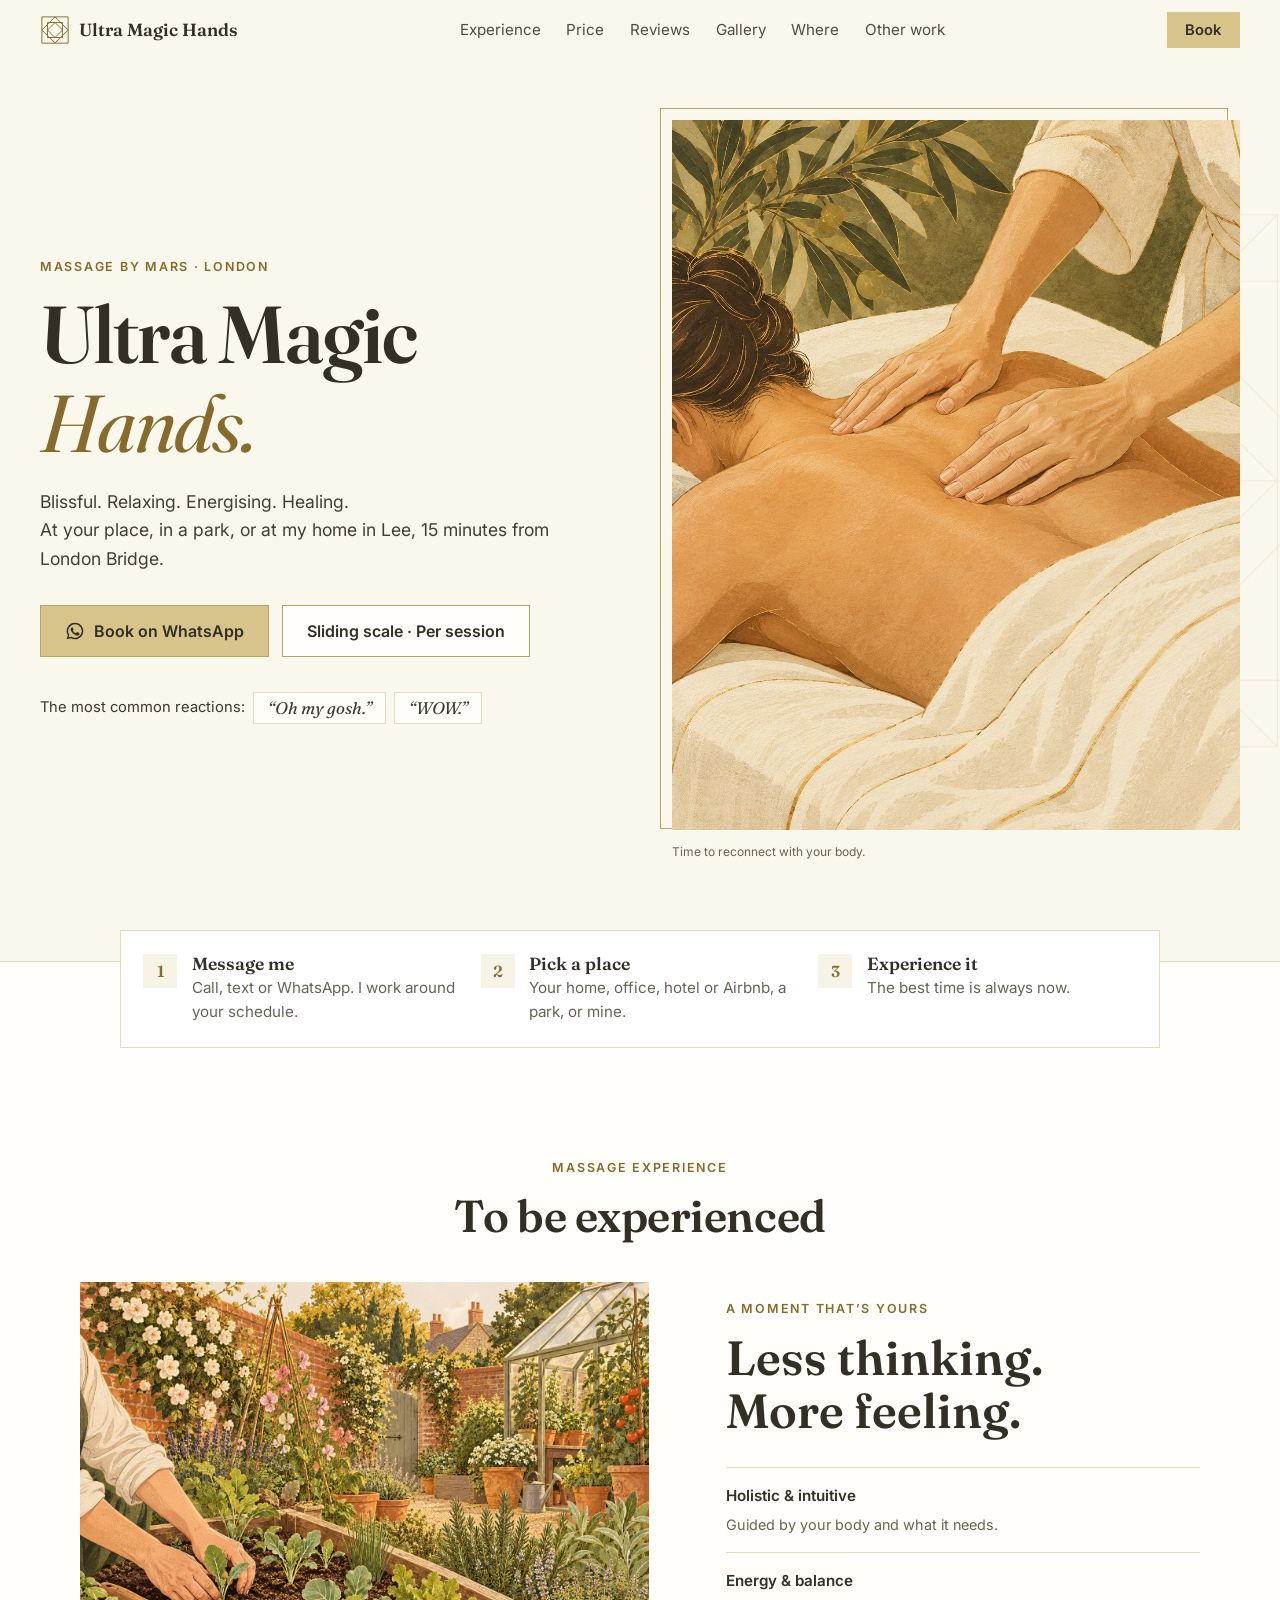
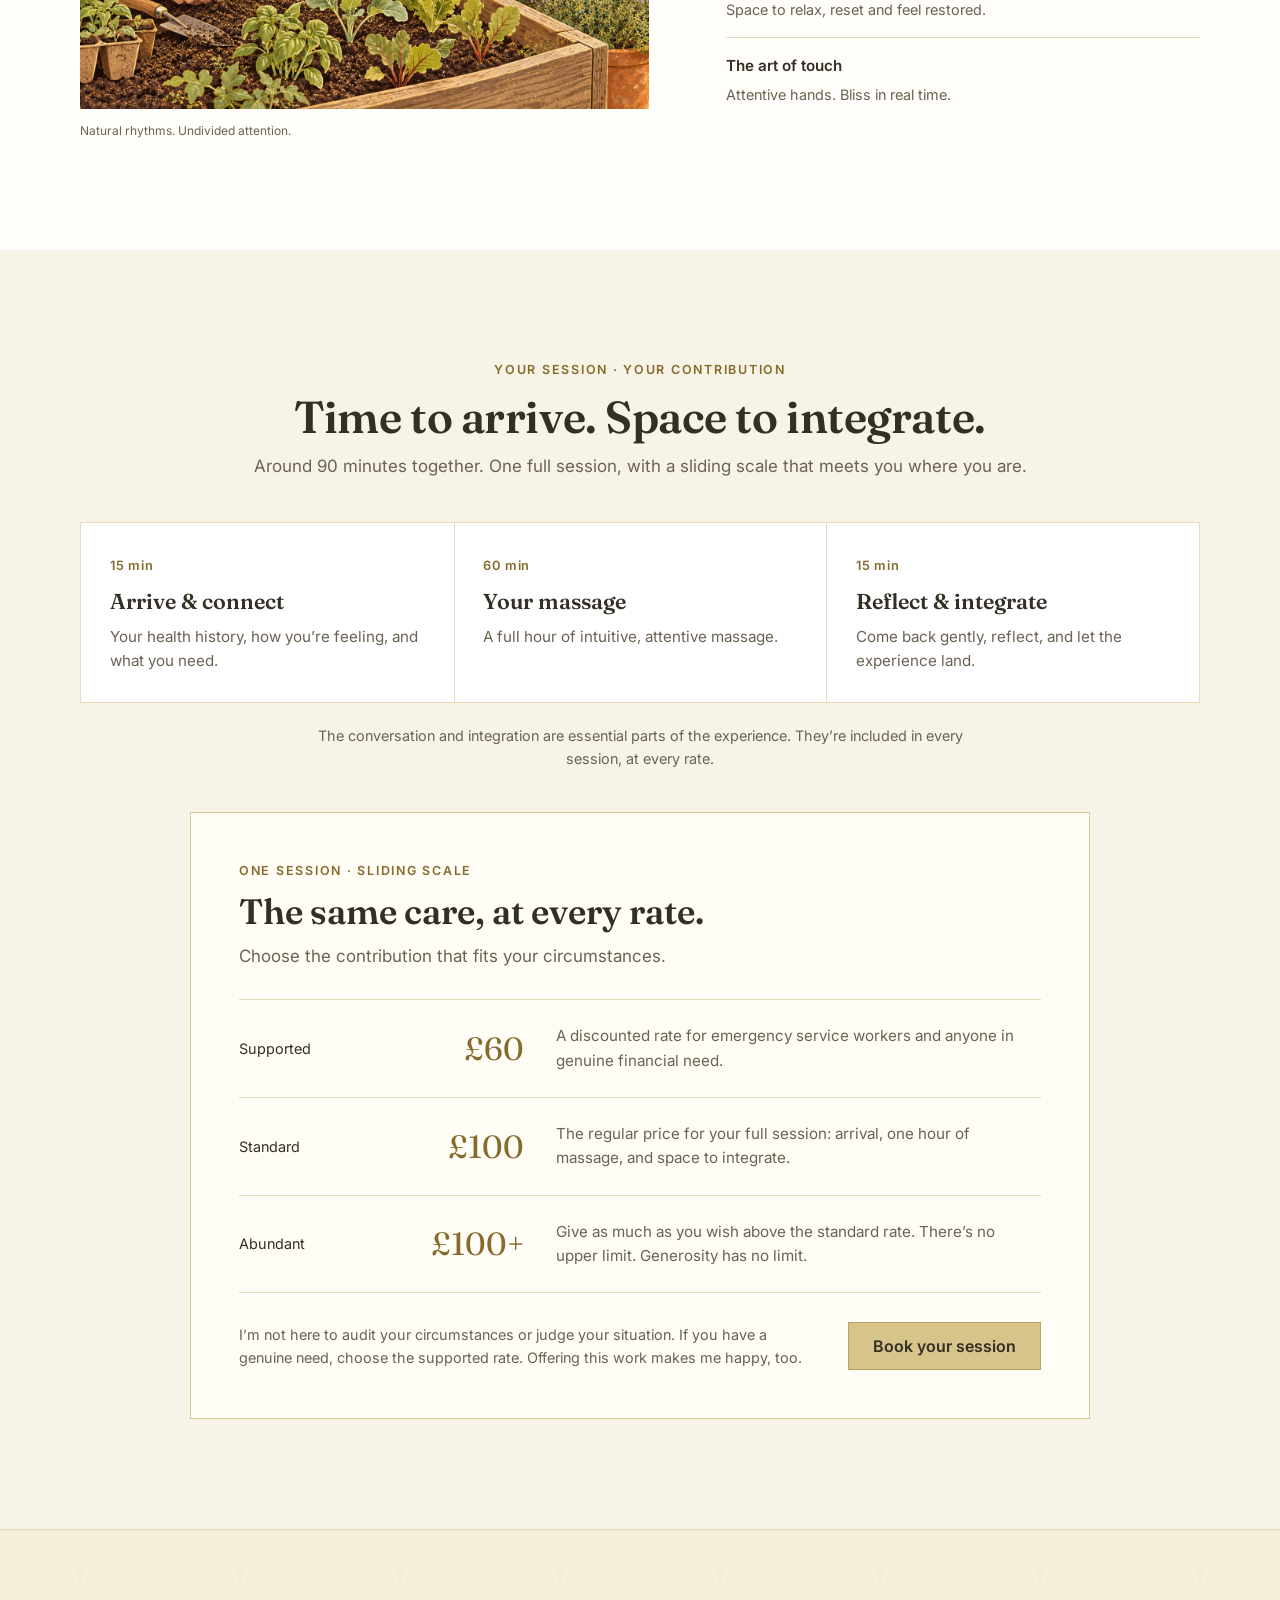
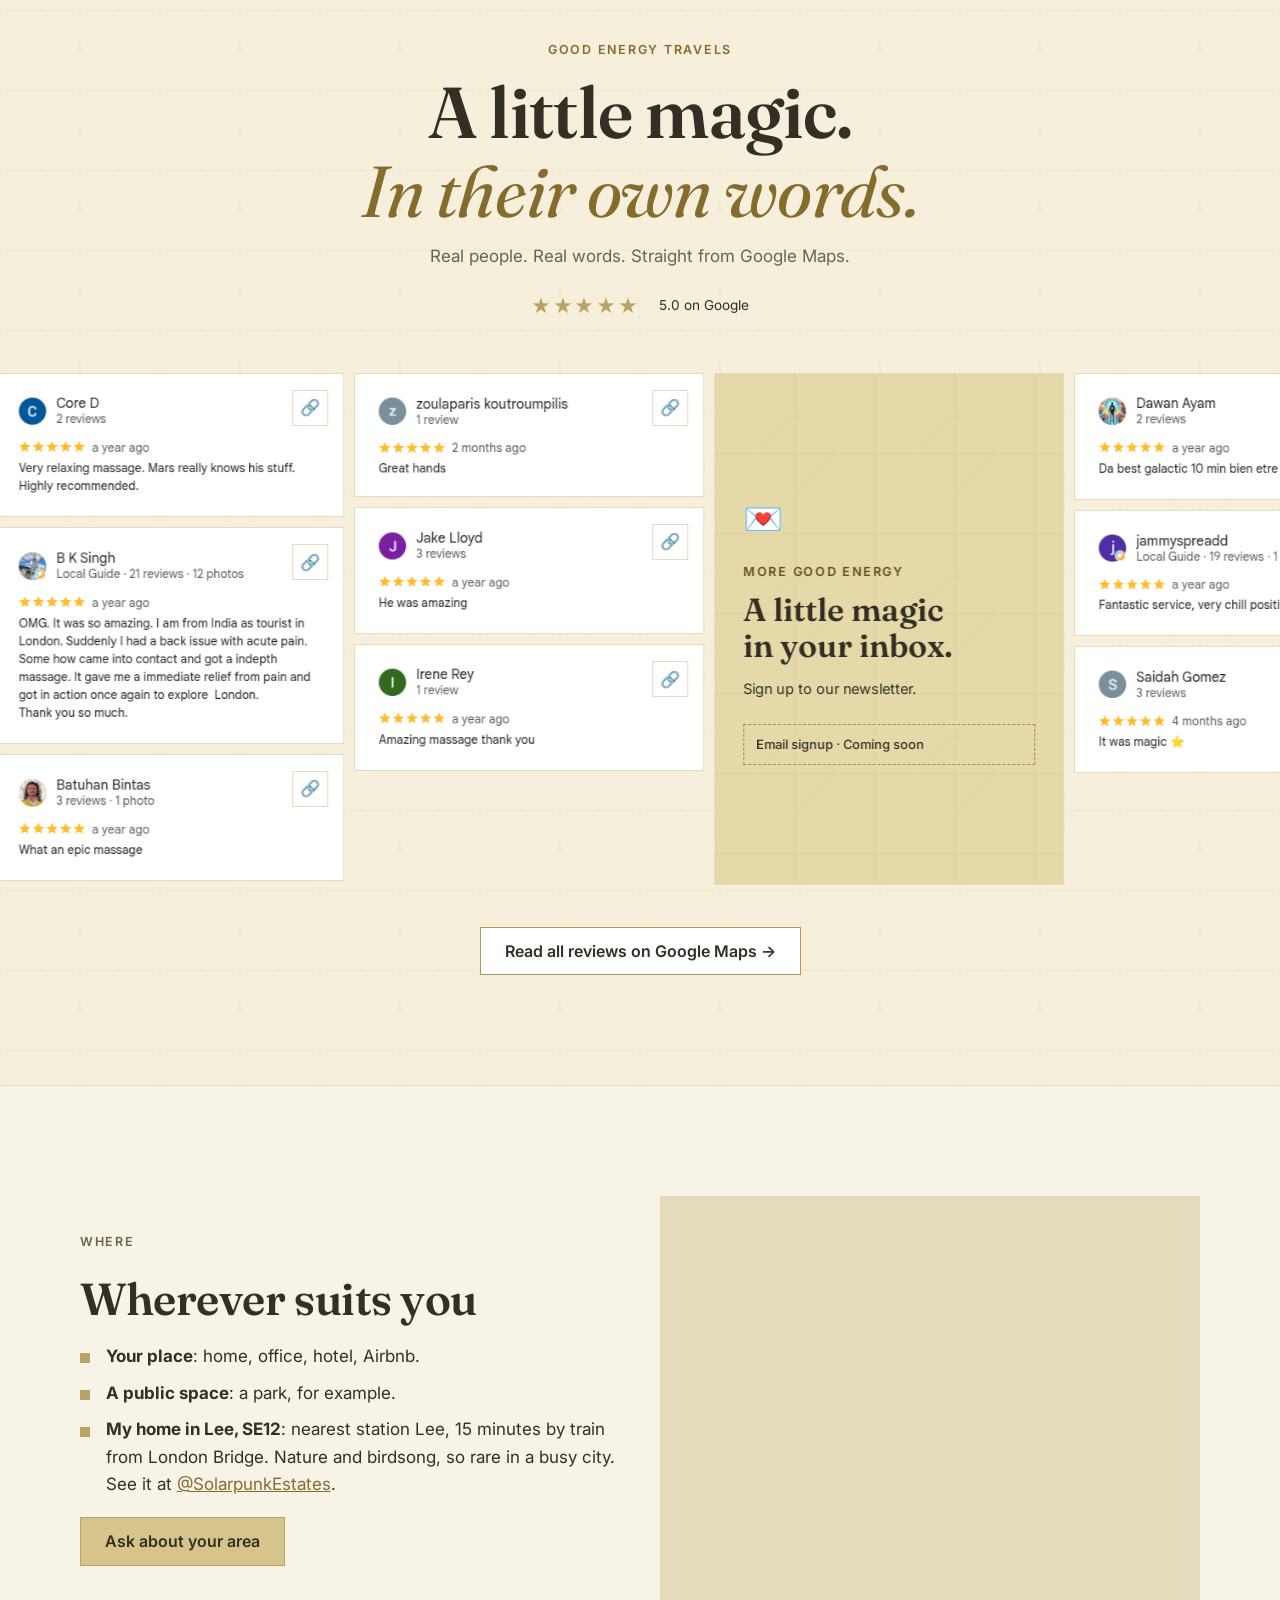
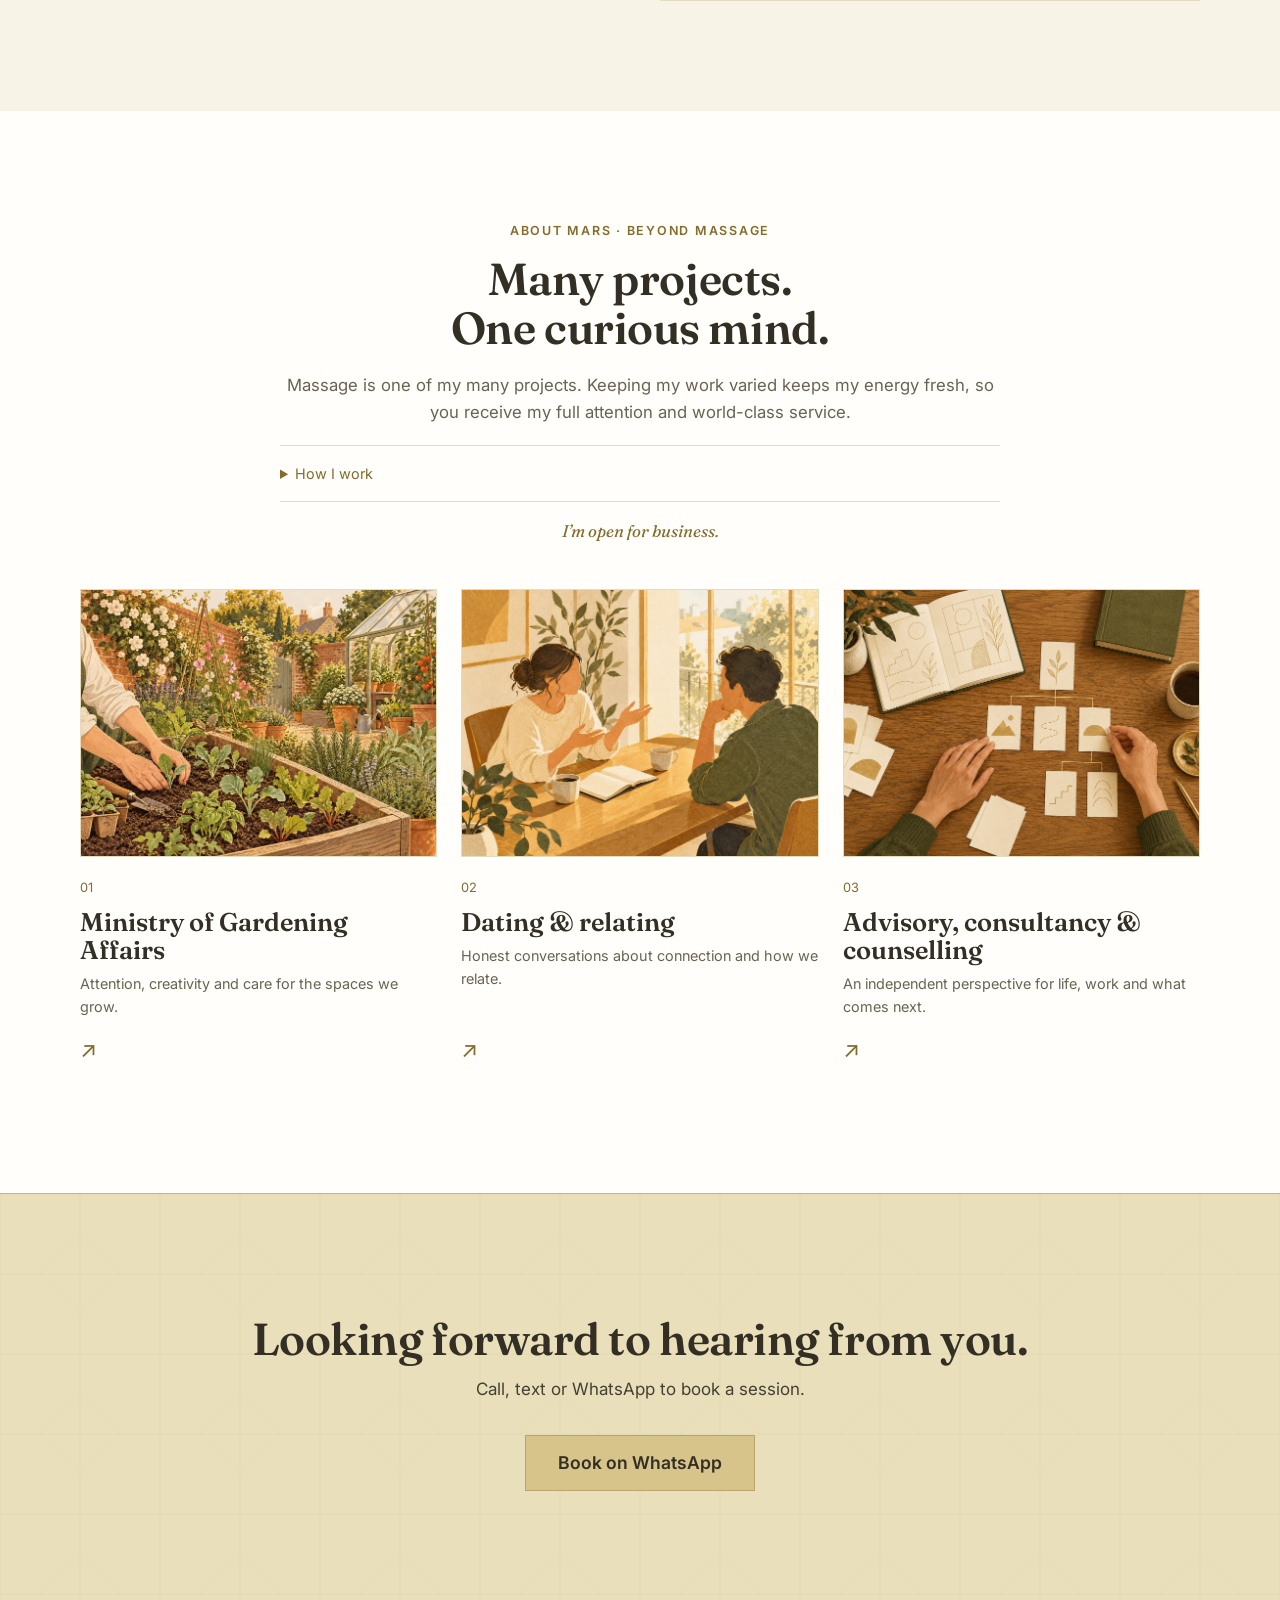
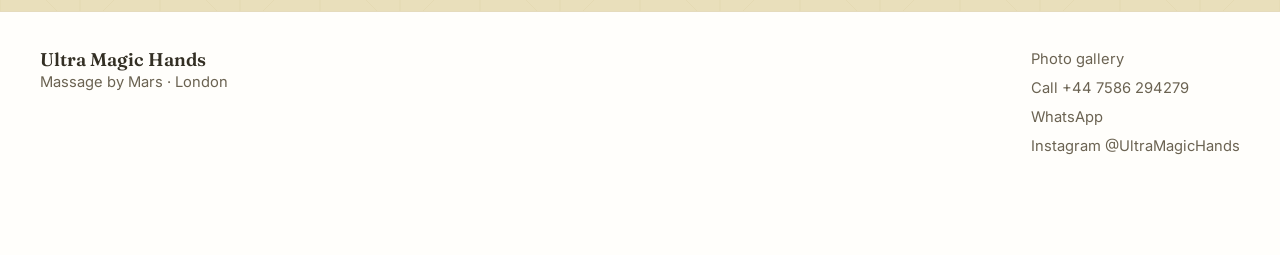
<file: index.html>
<!doctype html>
<html lang="en">
<head>
<meta charset="utf-8">
<meta name="viewport" content="width=device-width, initial-scale=1">
<title>Ultra Magic Hands · Massage in London</title>
<meta name="description" content="Massage by Mars in London. At your place, in a park, or at my home in Lee (SE12), 15 minutes from London Bridge. Around 90 minutes per session, including one hour of massage. Sliding scale: £60 supported, £100 standard, or give more. Book on WhatsApp.">
<meta property="og:title" content="Ultra Magic Hands · Massage in London">
<meta property="og:description" content="Blissful. Relaxing. Energising. Healing. Book on WhatsApp.">
<meta property="og:type" content="website">
<meta property="og:url" content="https://www.ultramagichands.com/">
<meta name="theme-color" content="#fffdf5">
<link rel="icon" href="assets/favicon.svg?v=3" type="image/svg+xml">
<link rel="preconnect" href="https://fonts.googleapis.com">
<link rel="preconnect" href="https://fonts.gstatic.com" crossorigin>
<link href="https://fonts.googleapis.com/css2?family=Fraunces:ital,opsz,wght@0,9..144,400;0,9..144,600;1,9..144,400&family=Inter:wght@400;500;600&display=swap" rel="stylesheet">
<link rel="stylesheet" href="assets/style.css?v=10">

<script type="application/ld+json">
{
  "@context": "https://schema.org",
  "@type": "HealthAndBeautyBusiness",
  "name": "Ultra Magic Hands Massage by Mars",
  "url": "https://www.ultramagichands.com/",
  "telephone": "+44 7586 294279",
  "areaServed": "London",
  "address": { "@type": "PostalAddress", "addressLocality": "London", "addressCountry": "GB" },
  "priceRange": "Sliding scale per session: £60 supported, £100 standard, £100+ abundant",
  "sameAs": ["https://www.instagram.com/ultramagichands/"]
}
</script>
</head>
<body>

<header class="nav">
  <a class="brand" href="#top" aria-label="Ultra Magic Hands home">
    <svg class="brand-mark" viewBox="0 0 32 32" aria-hidden="true"><g fill="none" stroke="currentColor" stroke-width="1"><path d="M2 2H30V30H2Z M8 8H24V24H8Z M16 2 30 16 16 30 2 16Z"/><path d="M16 8 24 16 16 24 8 16Z"/></g></svg>
    <span>Ultra Magic Hands</span>
  </a>
  <nav class="nav-links" aria-label="Sections">
    <a href="#experience">Experience</a>
    <a href="#prices">Price</a>
    <a href="#reviews">Reviews</a>
    <a href="gallery.html">Gallery</a>
    <a href="#where">Where</a>
    <a href="#projects">Other work</a>
  </nav>
  <a class="btn btn-small js-wa" href="https://wa.me/447586294279" data-msg="Hi Mars! I'd like to book a massage.">Book</a>
</header>

<main id="top">

  <section class="hero">
    <div class="hero-sky" aria-hidden="true"></div>
    <div class="hero-inner">
      <div class="hero-copy">
      <p class="eyebrow">Massage by Mars · London</p>
      <h1>Ultra Magic<br><em>Hands.</em></h1>
      <p class="lead">Blissful. Relaxing. Energising. Healing.<br>At your place, in a park, or at my home in Lee, 15 minutes from London Bridge.</p>
      <div class="hero-cta">
        <a class="btn btn-wa js-wa" href="https://wa.me/447586294279" data-msg="Hi Mars! I'd like to book a massage.">
          <svg viewBox="0 0 24 24" aria-hidden="true"><path fill="currentColor" d="M12 2a10 10 0 0 0-8.6 15.1L2 22l5-1.3A10 10 0 1 0 12 2Zm0 18.2c-1.5 0-3-.4-4.3-1.2l-.3-.2-3 .8.8-2.9-.2-.3A8.2 8.2 0 1 1 12 20.2Zm4.5-6.1c-.2-.1-1.5-.7-1.7-.8-.2-.1-.4-.1-.6.1l-.8 1c-.1.2-.3.2-.5.1a6.7 6.7 0 0 1-3.3-2.9c-.3-.4.3-.4.7-1.3.1-.2 0-.3 0-.4l-.8-1.8c-.2-.5-.4-.4-.6-.4h-.5a1 1 0 0 0-.7.3 3 3 0 0 0-.9 2.2 5.2 5.2 0 0 0 1.1 2.7 11.8 11.8 0 0 0 4.5 4c1.7.7 2.3.8 3.2.6.5-.1 1.5-.6 1.7-1.2.2-.6.2-1.1.2-1.2-.1-.1-.3-.2-.5-.3Z"/></svg>
          Book on WhatsApp
        </a>
        <a class="btn btn-ghost" href="#prices">Sliding scale · Per session</a>
      </div>
      <p class="reactions" aria-label="Most common reactions">
        The most common reactions:
        <span class="chip">“Oh my gosh.”</span>
        <span class="chip">“WOW.”</span>
      </p>
      </div>
      <figure class="hero-picture">
        <img src="assets/images/massage-editorial.jpg" alt="Illustration of caring hands massaging a shoulder, in warm gold and olive tones" width="1122" height="1402" fetchpriority="high">
        <figcaption>Time to reconnect with your body.</figcaption>
      </figure>
    </div>
  </section>

  <section class="steps" aria-label="How it works">
    <ol>
      <li><span class="num">1</span><div><h3>Message me</h3><p>Call, text or WhatsApp. I work around your schedule.</p></div></li>
      <li><span class="num">2</span><div><h3>Pick a place</h3><p>Your home, office, hotel or Airbnb, a park, or mine.</p></div></li>
      <li><span class="num">3</span><div><h3>Experience it</h3><p>The best time is always now.</p></div></li>
    </ol>
  </section>

  <section id="photos" class="section homepage-photos" hidden>
    <header class="section-head"><p class="eyebrow">Through my lens</p><h2>Life beyond the words.</h2></header>
    <div id="photo-preview" class="photo-preview"></div>
    <div class="reviews-cta"><a class="btn btn-line" href="gallery.html">Explore my photo gallery →</a></div>
  </section>

  <section id="experience" class="section">
    <header class="section-head">
      <p class="eyebrow">Massage experience</p>
      <h2>To be experienced</h2>
    </header>
    <div class="experience-visual">
      <figure class="experience-picture">
        <img src="assets/images/garden-editorial.jpg" alt="Illustration of hands tending a flourishing garden" width="1448" height="1086" loading="lazy">
        <figcaption>Natural rhythms. Undivided attention.</figcaption>
      </figure>
      <div class="experience-copy">
        <p class="eyebrow">A moment that’s yours</p>
        <h3>Less thinking.<br>More feeling.</h3>
        <dl class="experience-notes">
          <div><dt>Holistic &amp; intuitive</dt><dd>Guided by your body and what it needs.</dd></div>
          <div><dt>Energy &amp; balance</dt><dd>Space to relax, reset and feel restored.</dd></div>
          <div><dt>The art of touch</dt><dd>Attentive hands. Bliss in real time.</dd></div>
        </dl>
      </div>
    </div>
  </section>

  <section id="prices" class="section section-tint">
    <header class="section-head">
      <p class="eyebrow">Your session · Your contribution</p>
      <h2>Time to arrive. Space to integrate.</h2>
      <p class="sub">Around 90 minutes together. One full session, with a sliding scale that meets you where you are.</p>
    </header>
    <ol class="session-flow" aria-label="What your session includes">
      <li><span class="session-time">15 min</span><h3>Arrive &amp; connect</h3><p>Your health history, how you’re feeling, and what you need.</p></li>
      <li><span class="session-time">60 min</span><h3>Your massage</h3><p>A full hour of intuitive, attentive massage.</p></li>
      <li><span class="session-time">15 min</span><h3>Reflect &amp; integrate</h3><p>Come back gently, reflect, and let the experience land.</p></li>
    </ol>
    <p class="session-note">The conversation and integration are essential parts of the experience. They’re included in every session, at every rate.</p>
    <div class="pricing-panel">
      <div class="pricing-intro">
        <p class="eyebrow">One session · Sliding scale</p>
        <h3>The same care, at every rate.</h3>
        <p>Choose the contribution that fits your circumstances.</p>
      </div>
      <dl class="pricing-scale">
        <div><dt>Supported <span>£60</span></dt><dd>A discounted rate for emergency service workers and anyone in genuine financial need.</dd></div>
        <div><dt>Standard <span>£100</span></dt><dd>The regular price for your full session: arrival, one hour of massage, and space to integrate.</dd></div>
        <div><dt>Abundant <span>£100+</span></dt><dd>Give as much as you wish above the standard rate. There’s no upper limit. Generosity has no limit.</dd></div>
      </dl>
      <div class="pricing-bottom">
        <p>I’m not here to audit your circumstances or judge your situation. If you have a genuine need, choose the supported rate. Offering this work makes me happy, too.</p>
        <a class="btn btn-wa js-wa" href="https://wa.me/447586294279" data-msg="Hi Mars! I'd like to book a session and discuss my contribution on the sliding scale.">Book your session</a>
      </div>
    </div>
  </section>

  <section id="reviews" class="section reviews-section">
    <header class="section-head">
      <p class="eyebrow">Good energy travels</p>
      <h2>A little magic.<br><em>In their own words.</em></h2>
      <p class="sub">Real people. Real words. Straight from Google Maps.</p>
      <div class="review-rating"><span class="stars" aria-label="5 out of 5 stars">★★★★★</span><span>5.0 on Google</span></div>
    </header>
    <div class="review-wall" id="collage" role="region" aria-label="Google review wall" hidden></div>
    <div class="quotes" id="quotes">
      <figure class="quote">
        <blockquote>This guy is amazing. I felt so relaxed after he manipulated my muscles back into life. The perfect antidote to drug and dance induced muscle tension. My brain melted and my body was restored ready for the next session. Really nice guy too. Not to be missed</blockquote>
        <figcaption><span class="stars" aria-label="5 stars">★★★★★</span> Jak Fitz</figcaption>
      </figure>
      <figure class="quote">
        <blockquote>I had such an eternally valuable massage with Mars. The session took place in a natural environment where I immediately felt at ease despite initially feeling self-conscious about my own skin…</blockquote>
        <figcaption><span class="stars" aria-label="5 stars">★★★★★</span> Flip 42 · Local Guide</figcaption>
      </figure>
      <figure class="quote">
        <blockquote>OMG. It was so amazing. I am from India as tourist in London. Suddenly I had a back issue with acute pain. Some how came into contact and got a indepth massage. It gave me a immediate relief from pain and got in action once again to explore London. Thank you so much.</blockquote>
        <figcaption><span class="stars" aria-label="5 stars">★★★★★</span> B K Singh · Local Guide</figcaption>
      </figure>
    </div>
    <div class="reviews-cta">
      <a class="btn btn-ghost-dark js-maps" href="https://www.google.com/maps/place/Ultra+Magic+Hands+Massage+by+Mars/@51.5046742,-0.0860056,17z/data=!4m6!3m5!1s0x487603a1168f1171:0xfedd0ca78aa6a712!8m2!3d51.5046742!4d-0.0860056!16s%2Fg%2F11w3cgljf5" target="_blank" rel="noopener">Read all reviews on Google Maps →</a>
    </div>
  </section>

  <section id="where" class="section section-tint">
    <div class="where">
      <div>
        <p class="eyebrow">Where</p>
        <h2>Wherever suits you</h2>
        <ul class="places">
          <li><strong>Your place</strong>: home, office, hotel, Airbnb.</li>
          <li><strong>A public space</strong>: a park, for example.</li>
          <li><strong>My home in Lee, SE12</strong>: nearest station Lee, 15 minutes by train from London Bridge. Nature and birdsong, so rare in a busy city. See it at <a href="https://www.instagram.com/solarpunkestates/" target="_blank" rel="noopener">@SolarpunkEstates</a>.</li>
        </ul>
        <a class="btn btn-wa js-wa" href="https://wa.me/447586294279" data-msg="Hi Mars! Can you come to me? I'm in ...">Ask about your area</a>
      </div>
      <div class="map">
        <iframe title="Map of Lee, London SE12" loading="lazy" referrerpolicy="no-referrer-when-downgrade"
          src="https://www.google.com/maps?q=Lee+station,+London&amp;z=13&amp;output=embed"></iframe>
      </div>
    </div>
  </section>

  <section id="projects" class="section about">
    <div class="about-inner">
      <p class="eyebrow">About Mars · Beyond massage</p>
      <h2>Many projects.<br>One curious mind.</h2>
      <p>Massage is one of my many projects. Keeping my work varied keeps my energy fresh, so you receive my full attention and world-class service.</p>
      <details class="working-notes">
        <summary>How I work</summary>
        <p>My work creates space for trust and honest conversation. I offer an independent perspective, with your best interests at heart and without hidden agendas or perverse incentives.</p>
        <p>I also work with multiple frontier AI models to explore perspectives and patterns across history. These experiences inform one another. Human creativity has no finish line; it keeps expanding.</p>
      </details>
      <p class="open-for-business">I’m open for business.</p>
    </div>
    <div class="project-list project-gallery" aria-label="Explore my other projects">
      <a class="project-link" href="gardening-affairs.html"><img src="assets/images/garden-editorial.jpg" alt="Illustration of hands planting seedlings in a walled garden" width="1448" height="1086" loading="lazy"><span class="project-number">01</span><div><h3>Ministry of Gardening Affairs</h3><p>Attention, creativity and care for the spaces we grow.</p></div><span aria-hidden="true">↗</span></a>
      <a class="project-link" href="dating-relating.html"><img src="assets/images/conversation-editorial.jpg" alt="Illustration of two people in attentive conversation" width="1448" height="1086" loading="lazy"><span class="project-number">02</span><div><h3>Dating &amp; relating</h3><p>Honest conversations about connection and how we relate.</p></div><span aria-hidden="true">↗</span></a>
      <a class="project-link" href="advisory.html"><img src="assets/images/advisory-editorial.jpg" alt="Illustration of hands arranging ideas into a branching pattern" width="1448" height="1086" loading="lazy"><span class="project-number">03</span><div><h3>Advisory, consultancy &amp; counselling</h3><p>An independent perspective for life, work and what comes next.</p></div><span aria-hidden="true">↗</span></a>
    </div>
  </section>

  <section class="final">
    <h2>Looking forward to hearing from you.</h2>
    <p>Call, text or WhatsApp to book a session.</p>
    <a class="btn btn-wa btn-big js-wa" href="https://wa.me/447586294279" data-msg="Hi Mars! I'd like to book a massage.">Book on WhatsApp</a>
  </section>

</main>

<footer class="footer">
  <div>
    <p class="brand-foot">Ultra Magic Hands</p>
    <p>Massage by Mars · London</p>
  </div>
  <div class="foot-links">
    <a href="gallery.html">Photo gallery</a>
    <a href="tel:+447586294279">Call +44 7586 294279</a>
    <a href="https://wa.me/447586294279" class="js-wa" data-msg="Hi Mars!">WhatsApp</a>
    <a href="https://www.instagram.com/ultramagichands/" target="_blank" rel="noopener">Instagram @UltraMagicHands</a>
  </div>
</footer>

<a class="fab js-wa" href="https://wa.me/447586294279" data-msg="Hi Mars! I'd like to book a massage." aria-label="Book on WhatsApp">
  <svg viewBox="0 0 24 24" aria-hidden="true"><path fill="currentColor" d="M12 2a10 10 0 0 0-8.6 15.1L2 22l5-1.3A10 10 0 1 0 12 2Zm0 18.2c-1.5 0-3-.4-4.3-1.2l-.3-.2-3 .8.8-2.9-.2-.3A8.2 8.2 0 1 1 12 20.2Zm4.5-6.1c-.2-.1-1.5-.7-1.7-.8-.2-.1-.4-.1-.6.1l-.8 1c-.1.2-.3.2-.5.1a6.7 6.7 0 0 1-3.3-2.9c-.3-.4.3-.4.7-1.3.1-.2 0-.3 0-.4l-.8-1.8c-.2-.5-.4-.4-.6-.4h-.5a1 1 0 0 0-.7.3 3 3 0 0 0-.9 2.2 5.2 5.2 0 0 0 1.1 2.7 11.8 11.8 0 0 0 4.5 4c1.7.7 2.3.8 3.2.6.5-.1 1.5-.6 1.7-1.2.2-.6.2-1.1.2-1.2-.1-.1-.3-.2-.5-.3Z"/></svg>
</a>



<script src="gallery/photos.js"></script>
<script src="assets/gallery.js"></script>
<script src="reviews/reviews.js"></script>
<script src="assets/site.js?v=5"></script>
</body>
</html>
</file>
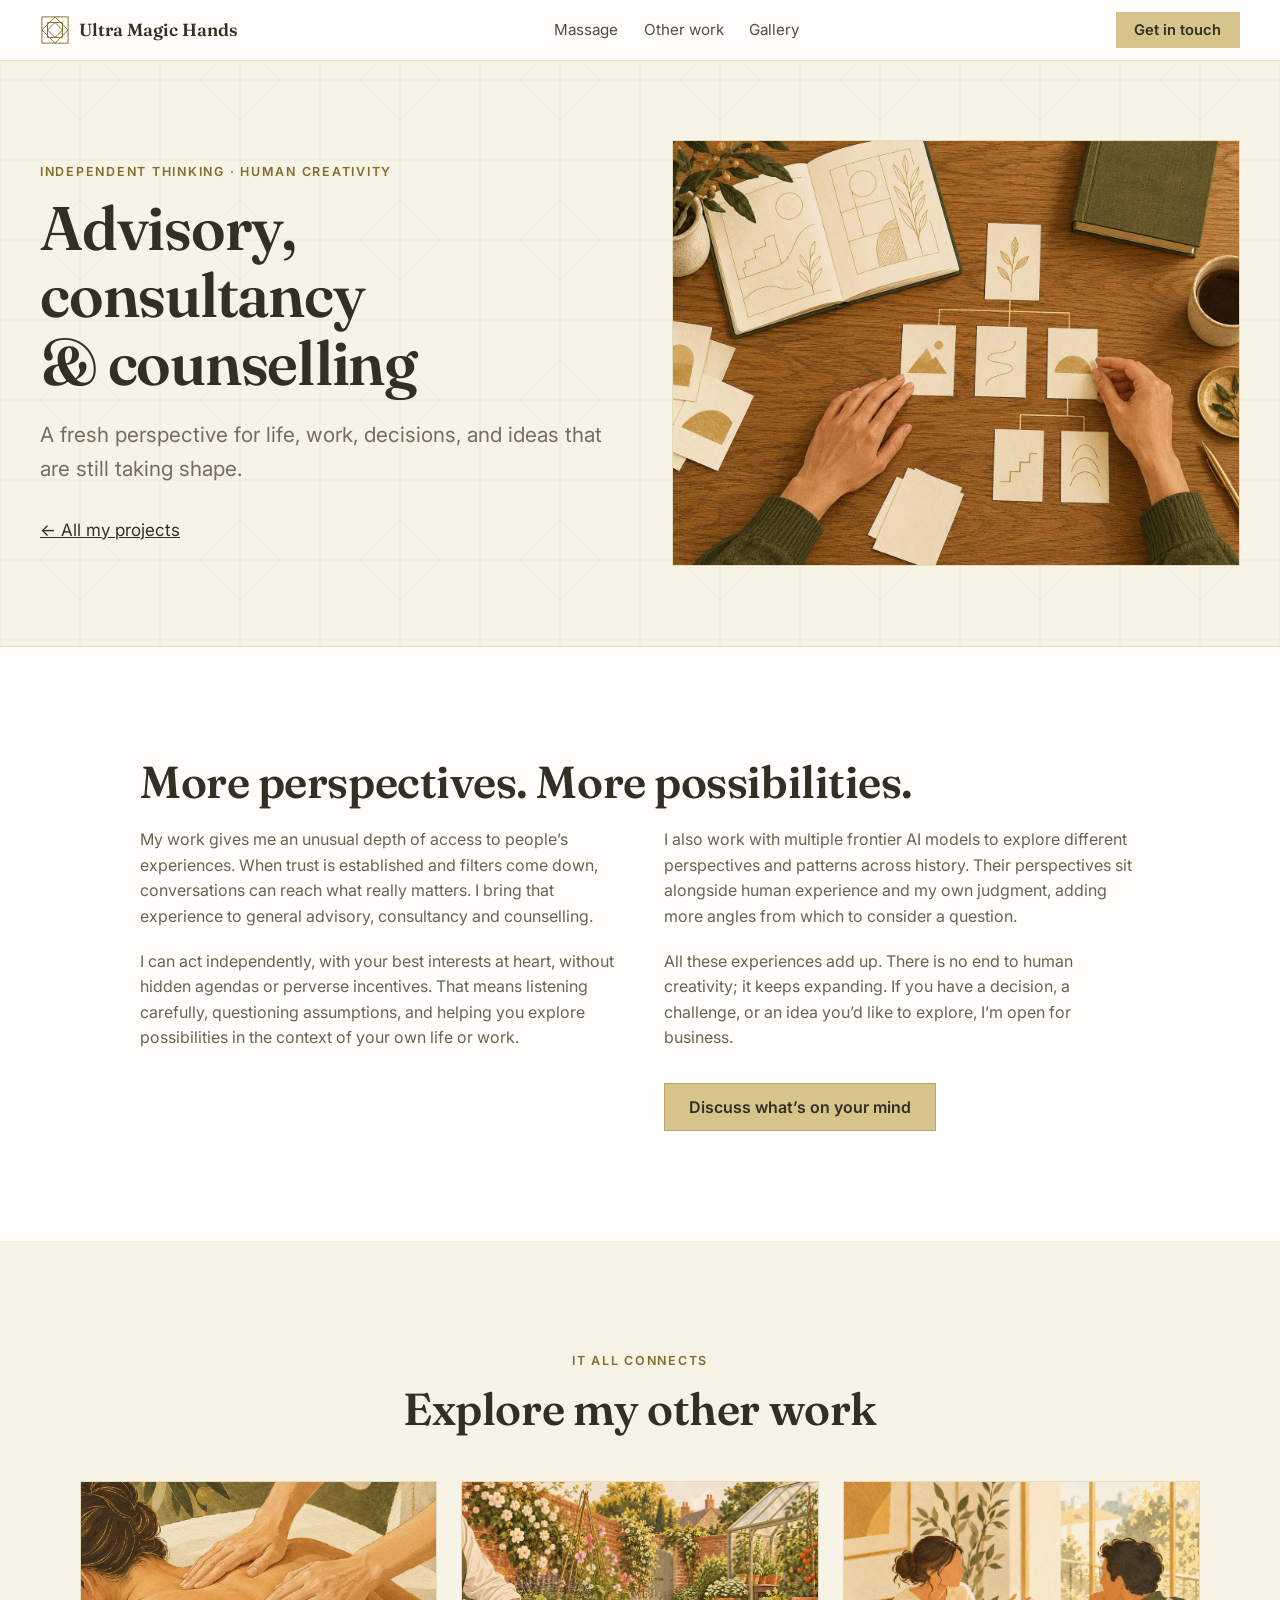
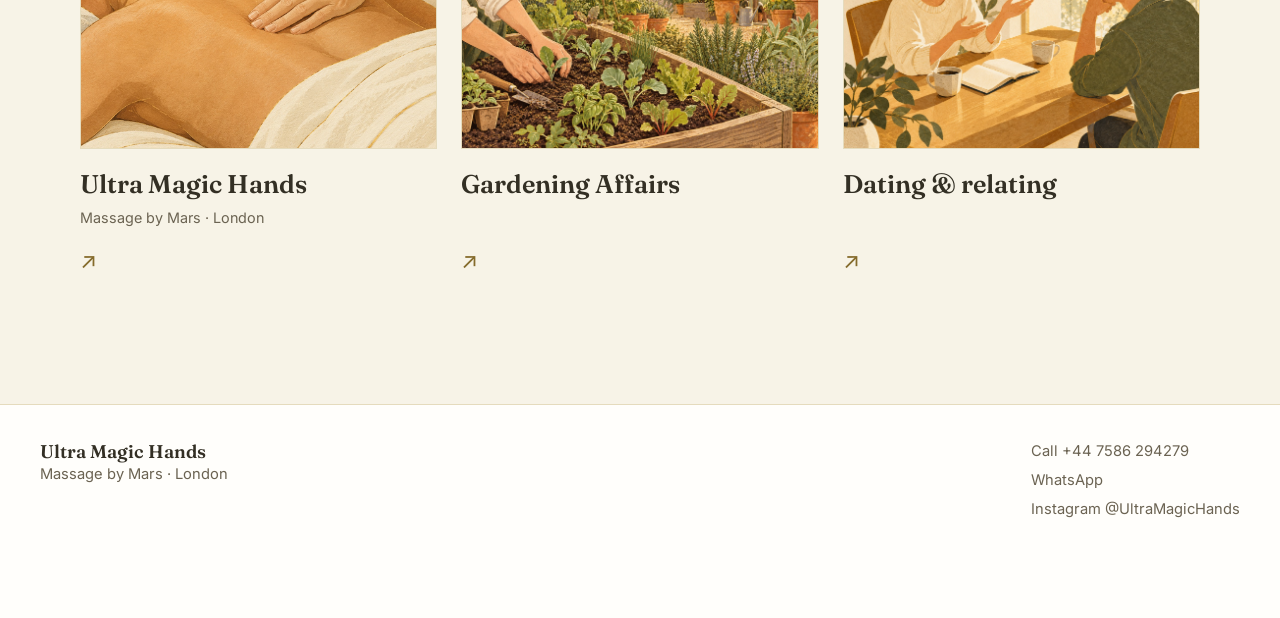
<file: advisory.html>
<!doctype html>
<html lang="en">
<head>
<meta charset="utf-8">
<meta name="viewport" content="width=device-width, initial-scale=1">
<title>Advisory, consultancy &amp; counselling · Mars · Ultra Magic Hands</title>
<meta name="description" content="A fresh perspective for life, work, decisions, and ideas that are still taking shape.">
<meta name="theme-color" content="#fffdf5">
<link rel="icon" href="assets/favicon.svg?v=3" type="image/svg+xml">
<link rel="preconnect" href="https://fonts.googleapis.com">
<link rel="preconnect" href="https://fonts.gstatic.com" crossorigin>
<link href="https://fonts.googleapis.com/css2?family=Fraunces:ital,opsz,wght@0,9..144,400;0,9..144,600;1,9..144,400&amp;family=Inter:wght@400;500;600&amp;display=swap" rel="stylesheet">
<link rel="stylesheet" href="assets/style.css?v=10">
</head>
<body class="project-page">
<header class="nav">
  <a class="brand" href="index.html" aria-label="Ultra Magic Hands home">
    <svg class="brand-mark" viewBox="0 0 32 32" aria-hidden="true"><g fill="none" stroke="currentColor" stroke-width="1"><path d="M2 2H30V30H2Z M8 8H24V24H8Z M16 2 30 16 16 30 2 16Z"/><path d="M16 8 24 16 16 24 8 16Z"/></g></svg>
    <span>Ultra Magic Hands</span>
  </a>

  <nav class="nav-links" aria-label="Main navigation">
    <a href="index.html">Massage</a><a href="index.html#projects">Other work</a>
    <a href="gallery.html">Gallery</a>
  </nav>
  <a class="btn btn-small js-wa" href="https://wa.me/447586294279" data-msg="Hi Mars! I&#x27;d like to discuss advisory, consultancy or counselling.">Get in touch</a>
</header>
<main id="top">
  <section class="project-hero">
    <div class="project-hero-layout">
      <div class="project-hero-copy">
      <p class="eyebrow">Independent thinking · Human creativity</p>
      <h1>Advisory, consultancy<br>&amp; counselling</h1>
      <p class="lead">A fresh perspective for life, work, decisions, and ideas that are still taking shape.</p>
      <a href="index.html#projects">← All my projects</a>
      </div>
      <figure class="project-hero-picture"><img src="assets/images/advisory-editorial.jpg" alt="Illustration of hands arranging ideas into a branching pattern" width="1448" height="1086" fetchpriority="high"></figure>
    </div>
  </section>
  <section class="section">
    <div class="project-body">
      <h2>More perspectives. More possibilities.</h2>
      <p>My work gives me an unusual depth of access to people’s experiences. When trust is established and filters come down, conversations can reach what really matters. I bring that experience to general advisory, consultancy and counselling.</p>
      <p>I can act independently, with your best interests at heart, without hidden agendas or perverse incentives. That means listening carefully, questioning assumptions, and helping you explore possibilities in the context of your own life or work.</p>
      <p>I also work with multiple frontier AI models to explore different perspectives and patterns across history. Their perspectives sit alongside human experience and my own judgment, adding more angles from which to consider a question.</p>
      <p>All these experiences add up. There is no end to human creativity; it keeps expanding. If you have a decision, a challenge, or an idea you’d like to explore, I’m open for business.</p>
      <a class="btn btn-wa js-wa" href="https://wa.me/447586294279" data-msg="Hi Mars! I&#x27;d like to discuss advisory, consultancy or counselling.">Discuss what’s on your mind</a>
    </div>
  </section>
  <section class="section project-more">
    <header class="section-head"><p class="eyebrow">It all connects</p><h2>Explore my other work</h2></header>
    <div class="project-list project-gallery">
      <a class="project-link" href="index.html"><img src="assets/images/massage-editorial.jpg" alt="Illustration of hands giving a shoulder massage" width="1448" height="1086" loading="lazy"><div><h3>Ultra Magic Hands</h3><p>Massage by Mars · London</p></div><span aria-hidden="true">↗</span></a>
      <a class="project-link" href="gardening-affairs.html"><img src="assets/images/garden-editorial.jpg" alt="Illustration of hands planting seedlings in a walled garden" width="1448" height="1086" loading="lazy"><div><h3>Gardening Affairs</h3></div><span aria-hidden="true">↗</span></a><a class="project-link" href="dating-relating.html"><img src="assets/images/conversation-editorial.jpg" alt="Illustration of two people in attentive conversation" width="1448" height="1086" loading="lazy"><div><h3>Dating &amp; relating</h3></div><span aria-hidden="true">↗</span></a>
    </div>
  </section>
</main>
<footer class="footer">
  <div>
    <p class="brand-foot">Ultra Magic Hands</p>
    <p>Massage by Mars · London</p>
  </div>
  <div class="foot-links">
    <a href="tel:+447586294279">Call +44 7586 294279</a>
    <a href="https://wa.me/447586294279" class="js-wa" data-msg="Hi Mars!">WhatsApp</a>
    <a href="https://www.instagram.com/ultramagichands/" target="_blank" rel="noopener">Instagram @UltraMagicHands</a>
  </div>
</footer>
<script src="assets/site.js?v=5"></script>
</body>
</html>
</file>
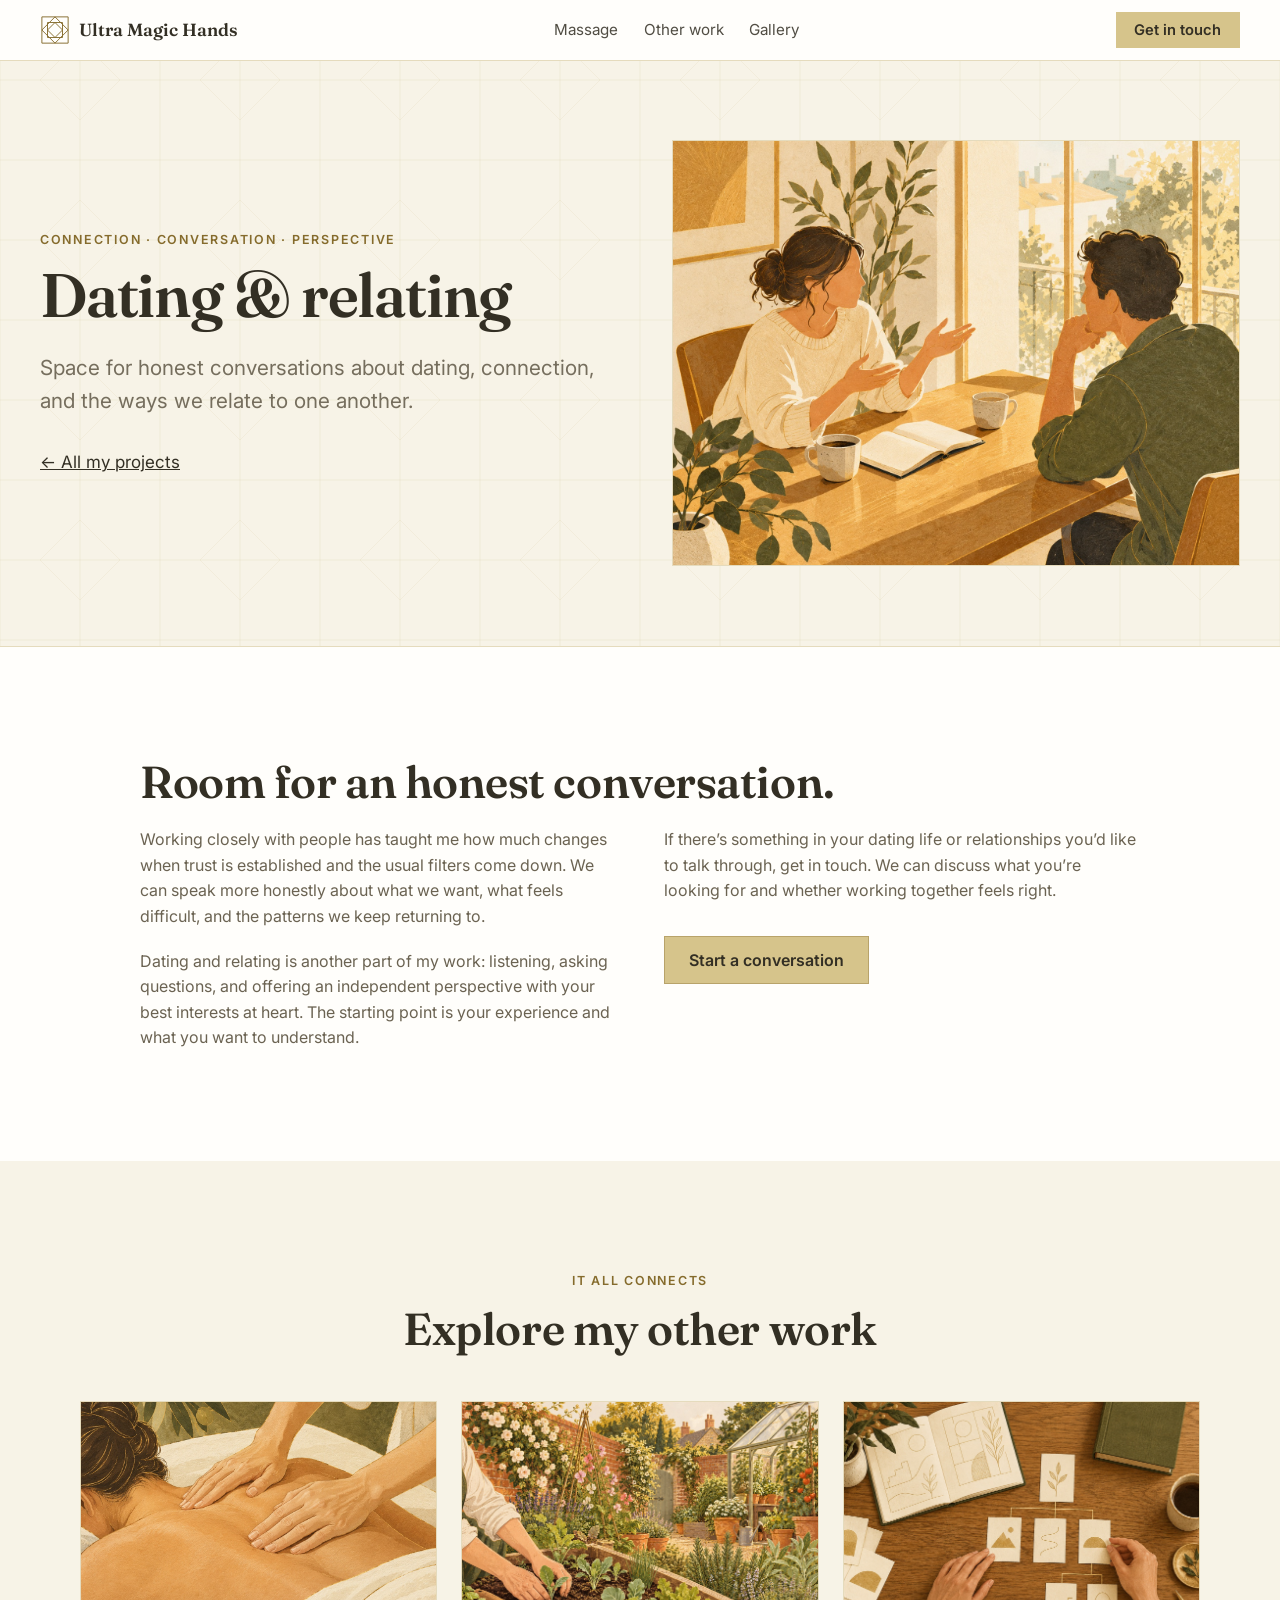
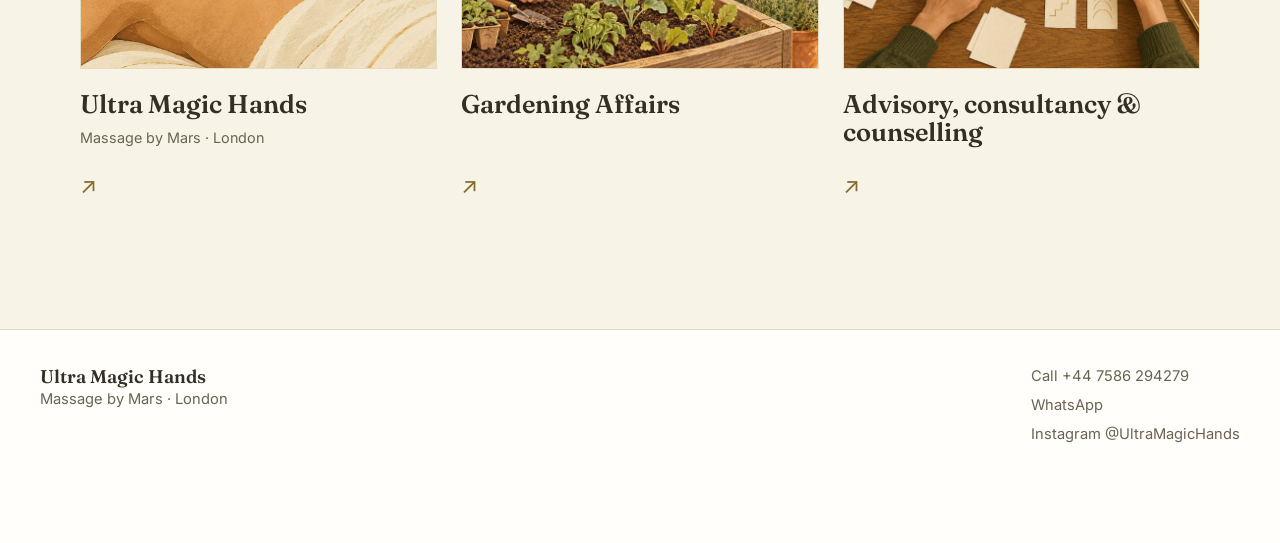
<file: dating-relating.html>
<!doctype html>
<html lang="en">
<head>
<meta charset="utf-8">
<meta name="viewport" content="width=device-width, initial-scale=1">
<title>Dating &amp; relating · Mars · Ultra Magic Hands</title>
<meta name="description" content="Space for honest conversations about dating, connection, and the ways we relate to one another.">
<meta name="theme-color" content="#fffdf5">
<link rel="icon" href="assets/favicon.svg?v=3" type="image/svg+xml">
<link rel="preconnect" href="https://fonts.googleapis.com">
<link rel="preconnect" href="https://fonts.gstatic.com" crossorigin>
<link href="https://fonts.googleapis.com/css2?family=Fraunces:ital,opsz,wght@0,9..144,400;0,9..144,600;1,9..144,400&amp;family=Inter:wght@400;500;600&amp;display=swap" rel="stylesheet">
<link rel="stylesheet" href="assets/style.css?v=10">
</head>
<body class="project-page">
<header class="nav">
  <a class="brand" href="index.html" aria-label="Ultra Magic Hands home">
    <svg class="brand-mark" viewBox="0 0 32 32" aria-hidden="true"><g fill="none" stroke="currentColor" stroke-width="1"><path d="M2 2H30V30H2Z M8 8H24V24H8Z M16 2 30 16 16 30 2 16Z"/><path d="M16 8 24 16 16 24 8 16Z"/></g></svg>
    <span>Ultra Magic Hands</span>
  </a>

  <nav class="nav-links" aria-label="Main navigation">
    <a href="index.html">Massage</a><a href="index.html#projects">Other work</a>
    <a href="gallery.html">Gallery</a>
  </nav>
  <a class="btn btn-small js-wa" href="https://wa.me/447586294279" data-msg="Hi Mars! I&#x27;d like to talk about dating and relating.">Get in touch</a>
</header>
<main id="top">
  <section class="project-hero">
    <div class="project-hero-layout">
      <div class="project-hero-copy">
      <p class="eyebrow">Connection · Conversation · Perspective</p>
      <h1>Dating &amp; relating</h1>
      <p class="lead">Space for honest conversations about dating, connection, and the ways we relate to one another.</p>
      <a href="index.html#projects">← All my projects</a>
      </div>
      <figure class="project-hero-picture"><img src="assets/images/conversation-editorial.jpg" alt="Illustration of two people in attentive conversation" width="1448" height="1086" fetchpriority="high"></figure>
    </div>
  </section>
  <section class="section">
    <div class="project-body">
      <h2>Room for an honest conversation.</h2>
      <p>Working closely with people has taught me how much changes when trust is established and the usual filters come down. We can speak more honestly about what we want, what feels difficult, and the patterns we keep returning to.</p>
      <p>Dating and relating is another part of my work: listening, asking questions, and offering an independent perspective with your best interests at heart. The starting point is your experience and what you want to understand.</p>
      <p>If there’s something in your dating life or relationships you’d like to talk through, get in touch. We can discuss what you’re looking for and whether working together feels right.</p>
      <a class="btn btn-wa js-wa" href="https://wa.me/447586294279" data-msg="Hi Mars! I&#x27;d like to talk about dating and relating.">Start a conversation</a>
    </div>
  </section>
  <section class="section project-more">
    <header class="section-head"><p class="eyebrow">It all connects</p><h2>Explore my other work</h2></header>
    <div class="project-list project-gallery">
      <a class="project-link" href="index.html"><img src="assets/images/massage-editorial.jpg" alt="Illustration of hands giving a shoulder massage" width="1448" height="1086" loading="lazy"><div><h3>Ultra Magic Hands</h3><p>Massage by Mars · London</p></div><span aria-hidden="true">↗</span></a>
      <a class="project-link" href="gardening-affairs.html"><img src="assets/images/garden-editorial.jpg" alt="Illustration of hands planting seedlings in a walled garden" width="1448" height="1086" loading="lazy"><div><h3>Gardening Affairs</h3></div><span aria-hidden="true">↗</span></a><a class="project-link" href="advisory.html"><img src="assets/images/advisory-editorial.jpg" alt="Illustration of hands arranging ideas into a branching pattern" width="1448" height="1086" loading="lazy"><div><h3>Advisory, consultancy &amp; counselling</h3></div><span aria-hidden="true">↗</span></a>
    </div>
  </section>
</main>
<footer class="footer">
  <div>
    <p class="brand-foot">Ultra Magic Hands</p>
    <p>Massage by Mars · London</p>
  </div>
  <div class="foot-links">
    <a href="tel:+447586294279">Call +44 7586 294279</a>
    <a href="https://wa.me/447586294279" class="js-wa" data-msg="Hi Mars!">WhatsApp</a>
    <a href="https://www.instagram.com/ultramagichands/" target="_blank" rel="noopener">Instagram @UltraMagicHands</a>
  </div>
</footer>
<script src="assets/site.js?v=5"></script>
</body>
</html>
</file>
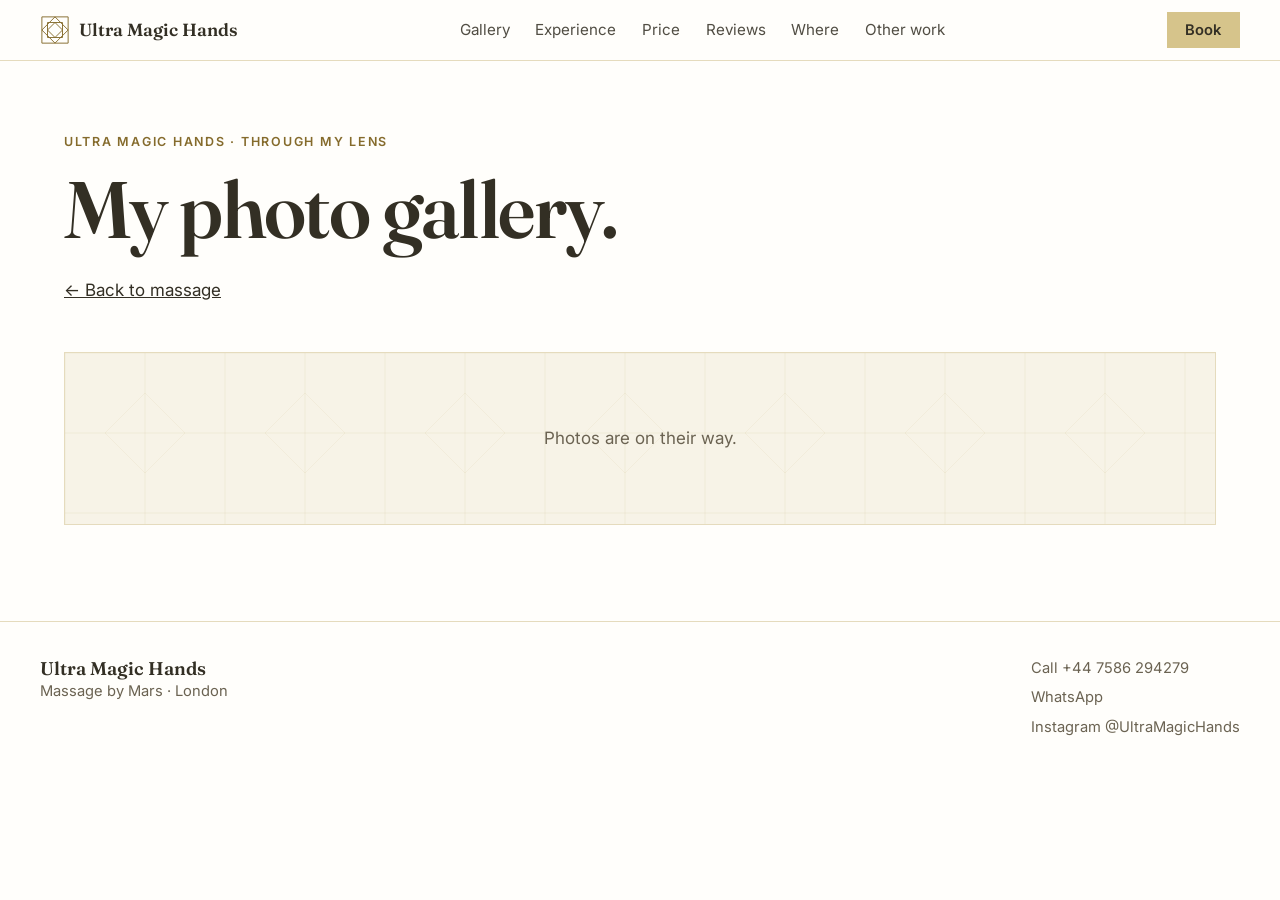
<file: gallery.html>
<!doctype html>
<html lang="en">
<head>
<meta charset="utf-8">
<meta name="viewport" content="width=device-width, initial-scale=1">
<title>Photo gallery · Ultra Magic Hands</title>
<meta name="description" content="Photos from Mars and Ultra Magic Hands.">
<meta name="theme-color" content="#fffdf5">
<link rel="icon" href="assets/favicon.svg?v=3" type="image/svg+xml">
<link rel="preconnect" href="https://fonts.googleapis.com">
<link rel="preconnect" href="https://fonts.gstatic.com" crossorigin>
<link href="https://fonts.googleapis.com/css2?family=Fraunces:ital,opsz,wght@0,9..144,400;0,9..144,600;1,9..144,400&amp;family=Inter:wght@400;500;600&amp;display=swap" rel="stylesheet">
<link rel="stylesheet" href="assets/style.css?v=10">
</head>
<body class="project-page gallery-page">
<header class="nav">
  <a class="brand" href="index.html" aria-label="Ultra Magic Hands home">
    <svg class="brand-mark" viewBox="0 0 32 32" aria-hidden="true"><g fill="none" stroke="currentColor" stroke-width="1"><path d="M2 2H30V30H2Z M8 8H24V24H8Z M16 2 30 16 16 30 2 16Z"/><path d="M16 8 24 16 16 24 8 16Z"/></g></svg>
    <span>Ultra Magic Hands</span>
  </a>
  <nav class="nav-links" aria-label="Sections">
    <a href="gallery.html" aria-current="page">Gallery</a>
    <a href="index.html#experience">Experience</a>
    <a href="index.html#prices">Price</a>
    <a href="index.html#reviews">Reviews</a>
    <a href="index.html#where">Where</a>
    <a href="index.html#projects">Other work</a>
  </nav>
  <a class="btn btn-small js-wa" href="https://wa.me/447586294279" data-msg="Hi Mars! I'd like to book a massage.">Book</a>
</header>
<main id="top">
  <section class="gallery-heading">
    <p class="eyebrow">Ultra Magic Hands · Through my lens</p>
    <h1>My photo gallery.</h1>
    <a href="index.html">← Back to massage</a>
  </section>
  <section class="photo-section" aria-label="Photo collection">
    <div id="photo-grid" class="photo-grid"></div>
    <p id="gallery-empty" class="gallery-empty">Photos are on their way.</p>
    <noscript><p>Enable JavaScript to browse the photo gallery.</p></noscript>
  </section>
</main>
<dialog id="photo-viewer" class="photo-viewer" aria-label="Full-size photo gallery">
  <div class="photo-viewer-toolbar"><span id="photo-counter" aria-live="polite"></span><button type="button" id="photo-close" aria-label="Close photo">Close ×</button></div>
  <div class="photo-viewer-stage"><button type="button" id="photo-previous" aria-label="Previous photo">←</button><figure><img id="photo-full" alt=""><figcaption id="photo-caption"></figcaption></figure><button type="button" id="photo-next" aria-label="Next photo">→</button></div>
</dialog>
<footer class="footer">
  <div>
    <p class="brand-foot">Ultra Magic Hands</p>
    <p>Massage by Mars · London</p>
  </div>
  <div class="foot-links">
    <a href="tel:+447586294279">Call +44 7586 294279</a>
    <a href="https://wa.me/447586294279" class="js-wa" data-msg="Hi Mars!">WhatsApp</a>
    <a href="https://www.instagram.com/ultramagichands/" target="_blank" rel="noopener">Instagram @UltraMagicHands</a>
  </div>
</footer>
<script src="gallery/photos.js"></script>
<script src="assets/gallery.js"></script>
<script src="assets/site.js?v=5"></script>
</body>
</html>
</file>
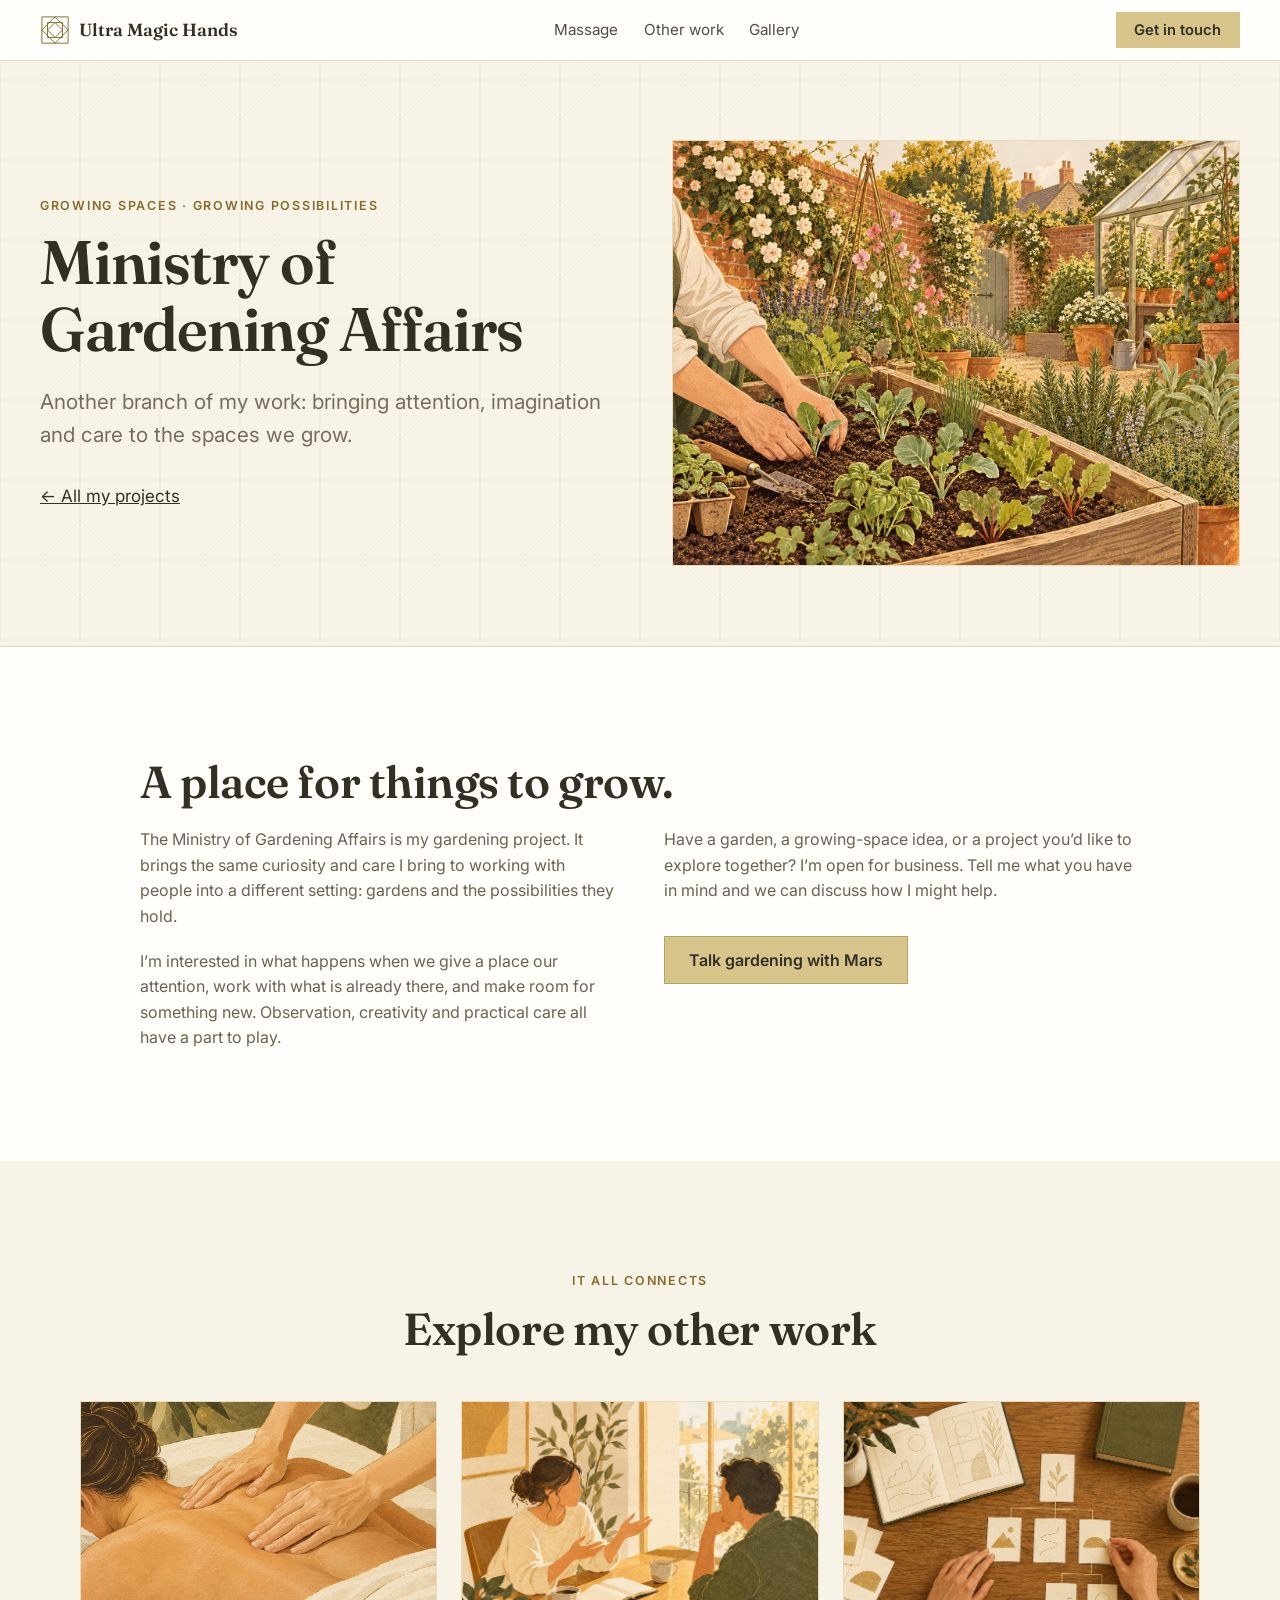
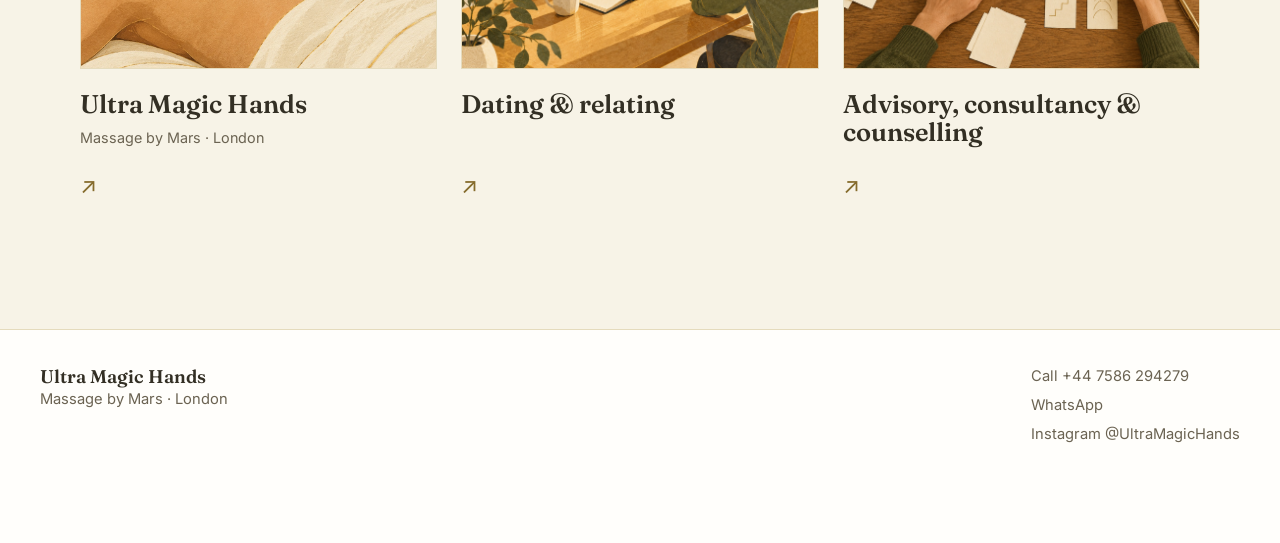
<file: gardening-affairs.html>
<!doctype html>
<html lang="en">
<head>
<meta charset="utf-8">
<meta name="viewport" content="width=device-width, initial-scale=1">
<title>Gardening Affairs · Mars · Ultra Magic Hands</title>
<meta name="description" content="Another branch of my work: bringing attention, imagination and care to the spaces we grow.">
<meta name="theme-color" content="#fffdf5">
<link rel="icon" href="assets/favicon.svg?v=3" type="image/svg+xml">
<link rel="preconnect" href="https://fonts.googleapis.com">
<link rel="preconnect" href="https://fonts.gstatic.com" crossorigin>
<link href="https://fonts.googleapis.com/css2?family=Fraunces:ital,opsz,wght@0,9..144,400;0,9..144,600;1,9..144,400&amp;family=Inter:wght@400;500;600&amp;display=swap" rel="stylesheet">
<link rel="stylesheet" href="assets/style.css?v=10">
</head>
<body class="project-page">
<header class="nav">
  <a class="brand" href="index.html" aria-label="Ultra Magic Hands home">
    <svg class="brand-mark" viewBox="0 0 32 32" aria-hidden="true"><g fill="none" stroke="currentColor" stroke-width="1"><path d="M2 2H30V30H2Z M8 8H24V24H8Z M16 2 30 16 16 30 2 16Z"/><path d="M16 8 24 16 16 24 8 16Z"/></g></svg>
    <span>Ultra Magic Hands</span>
  </a>

  <nav class="nav-links" aria-label="Main navigation">
    <a href="index.html">Massage</a><a href="index.html#projects">Other work</a>
    <a href="gallery.html">Gallery</a>
  </nav>
  <a class="btn btn-small js-wa" href="https://wa.me/447586294279" data-msg="Hi Mars! I&#x27;d like to talk about Gardening Affairs.">Get in touch</a>
</header>
<main id="top">
  <section class="project-hero">
    <div class="project-hero-layout">
      <div class="project-hero-copy">
      <p class="eyebrow">Growing spaces · Growing possibilities</p>
      <h1>Ministry of Gardening Affairs</h1>
      <p class="lead">Another branch of my work: bringing attention, imagination and care to the spaces we grow.</p>
      <a href="index.html#projects">← All my projects</a>
      </div>
      <figure class="project-hero-picture"><img src="assets/images/garden-editorial.jpg" alt="Illustration of hands planting seedlings in a walled garden" width="1448" height="1086" fetchpriority="high"></figure>
    </div>
  </section>
  <section class="section">
    <div class="project-body">
      <h2>A place for things to grow.</h2>
      <p>The Ministry of Gardening Affairs is my gardening project. It brings the same curiosity and care I bring to working with people into a different setting: gardens and the possibilities they hold.</p>
      <p>I’m interested in what happens when we give a place our attention, work with what is already there, and make room for something new. Observation, creativity and practical care all have a part to play.</p>
      <p>Have a garden, a growing-space idea, or a project you’d like to explore together? I’m open for business. Tell me what you have in mind and we can discuss how I might help.</p>
      <a class="btn btn-wa js-wa" href="https://wa.me/447586294279" data-msg="Hi Mars! I&#x27;d like to talk about Gardening Affairs.">Talk gardening with Mars</a>
    </div>
  </section>
  <section class="section project-more">
    <header class="section-head"><p class="eyebrow">It all connects</p><h2>Explore my other work</h2></header>
    <div class="project-list project-gallery">
      <a class="project-link" href="index.html"><img src="assets/images/massage-editorial.jpg" alt="Illustration of hands giving a shoulder massage" width="1448" height="1086" loading="lazy"><div><h3>Ultra Magic Hands</h3><p>Massage by Mars · London</p></div><span aria-hidden="true">↗</span></a>
      <a class="project-link" href="dating-relating.html"><img src="assets/images/conversation-editorial.jpg" alt="Illustration of two people in attentive conversation" width="1448" height="1086" loading="lazy"><div><h3>Dating &amp; relating</h3></div><span aria-hidden="true">↗</span></a><a class="project-link" href="advisory.html"><img src="assets/images/advisory-editorial.jpg" alt="Illustration of hands arranging ideas into a branching pattern" width="1448" height="1086" loading="lazy"><div><h3>Advisory, consultancy &amp; counselling</h3></div><span aria-hidden="true">↗</span></a>
    </div>
  </section>
</main>
<footer class="footer">
  <div>
    <p class="brand-foot">Ultra Magic Hands</p>
    <p>Massage by Mars · London</p>
  </div>
  <div class="foot-links">
    <a href="tel:+447586294279">Call +44 7586 294279</a>
    <a href="https://wa.me/447586294279" class="js-wa" data-msg="Hi Mars!">WhatsApp</a>
    <a href="https://www.instagram.com/ultramagichands/" target="_blank" rel="noopener">Instagram @UltraMagicHands</a>
  </div>
</footer>
<script src="assets/site.js?v=5"></script>
</body>
</html>
</file>
<file: assets/style.css>
:root {
  --ink: #332f24;
  --ink-soft: #6b6352;
  --sand: #f7f3e7;
  --sand-deep: #e5dbbd;
  --paper: #fffefb;
  --sun: #b7a365;
  --coral: #856b2c;
  --sea: #856b2c;
  --sea-deep: #66501f;
  --wa: #d6c48b;
  --wa-dark: #c7b374;
  --radius: 0;
  --shadow: none;
  --serif: "Fraunces", Georgia, serif;
  --sans: "Inter", system-ui, -apple-system, "Segoe UI", sans-serif;
}

* { box-sizing: border-box; }
html { scroll-behavior: smooth; scroll-padding-top: 72px; }
body {
  margin: 0;
  background: var(--paper);
  color: var(--ink);
  font: 400 17px/1.6 var(--sans);
  -webkit-font-smoothing: antialiased;
}
img { max-width: 100%; display: block; }
a { color: inherit; }
h1, h2, h3 { font-family: var(--serif); font-weight: 600; line-height: 1.1; margin: 0; }
h1 { font-size: clamp(2.6rem, 8vw, 5rem); letter-spacing: -.02em; }
h1 em { font-style: italic; font-weight: 400; color: var(--sea); }
h2 { font-size: clamp(1.9rem, 5vw, 2.8rem); letter-spacing: -.01em; }
h3 { font-size: 1.35rem; }
p { margin: 0; }

.eyebrow {
  font-size: .78rem; font-weight: 600; letter-spacing: .14em; text-transform: uppercase;
  color: var(--coral); margin-bottom: .8rem;
}

/* Buttons */
.btn {
  display: inline-flex; align-items: center; justify-content: center; gap: .55rem;
  padding: .95rem 1.5rem; border-radius: 0; border: 1px solid transparent;
  font: 600 1rem/1 var(--sans); text-decoration: none; cursor: pointer;
  transition: transform .15s ease, background .15s ease, box-shadow .15s ease;
}
.btn:hover { transform: translateY(-1px); }
a:focus-visible { outline: 3px solid var(--sea); outline-offset: 4px; }
::selection { background: #e8d696; color: var(--ink); }
.btn svg { width: 1.25em; height: 1.25em; }
.btn-wa { background: var(--wa); color: var(--ink); border-color: #b8a36a; box-shadow: none; }
.btn-wa:hover { background: var(--wa-dark); }
.btn-ghost { border-color: #b6a16a; color: var(--ink); background: var(--paper); }
.btn-ghost:hover { background: #fffdf4; }
.btn-ghost-dark { border-color: var(--ink); color: var(--ink); }
.btn-ghost-dark:hover { background: var(--ink); color: var(--paper); }
.btn-line { border-color: var(--ink); color: var(--ink); background: transparent; }
.btn-line:hover { background: var(--ink); color: var(--paper); }
.btn-small { padding: .6rem 1.1rem; font-size: .92rem; background: var(--wa); color: var(--ink); }
.btn-big { padding: 1.15rem 2rem; font-size: 1.1rem; }

/* Nav */
.nav {
  position: fixed; inset: 0 0 auto 0; z-index: 20;
  display: flex; align-items: center; justify-content: space-between; gap: 1rem;
  padding: .75rem clamp(16px, 4vw, 40px);
  color: var(--ink); transition: background .25s ease, color .25s ease, box-shadow .25s ease;
}
.nav.scrolled { background: var(--paper); color: var(--ink); border-bottom: 1px solid var(--sand-deep); }
.brand { display: flex; align-items: center; gap: .55rem; text-decoration: none; font: 600 1.1rem var(--serif); }
.brand-mark { width: 30px; height: 30px; color: var(--sea); flex: none; }
.nav-links { display: flex; gap: 1.6rem; }
.nav-links a { text-decoration: none; font-size: .95rem; opacity: .85; }
.nav-links a:hover { opacity: 1; }
@media (max-width: 1050px) { .nav-links { display: none; } }

/* Hero */
.hero {
  position: relative; min-height: 100svh; display: flex; align-items: center;
  color: var(--ink); overflow: hidden;
  background: #faf7ec;
  border-bottom: 1px solid var(--sand-deep);
}
.hero-sky {
  position: absolute; pointer-events: none; width: min(52vw, 700px); aspect-ratio: 1;
  right: -5vw; top: 50%; transform: translateY(-50%);
  background: url("geometry.svg") center / contain no-repeat;
}
@media (max-width: 760px) {
  .hero-sky { width: 95vw; right: -45vw; opacity: .45; }
}
.hero-inner {
  position: relative; width: 100%; max-width: 1120px; margin: 0 auto;
  padding: 140px clamp(16px, 5vw, 40px) 140px;
}
.hero .eyebrow { color: var(--sea); }
.lead { font-size: clamp(1.05rem, 2.4vw, 1.3rem); max-width: 34rem; margin: 1.3rem 0 2rem; opacity: .92; }
.hero-cta { display: flex; flex-wrap: wrap; gap: .8rem; }
.reactions { margin-top: 2.2rem; font-size: .92rem; opacity: .95; display: flex; flex-wrap: wrap; align-items: center; gap: .5rem; }
.chip {
  font: italic 400 1.05rem var(--serif); padding: .3rem .85rem; border-radius: 0;
  background: var(--paper); border: 1px solid var(--sand-deep);
}

/* Steps */
.steps { max-width: 1120px; margin: -2rem auto 0; padding: 0 clamp(16px, 5vw, 40px); position: relative; }
.steps ol {
  list-style: none; margin: 0; padding: 1.4rem; display: grid; gap: 1.2rem;
  grid-template-columns: repeat(3, 1fr);
  background: #fff; border: 1px solid var(--sand-deep); border-radius: var(--radius); box-shadow: none;
}
.steps li { display: flex; gap: .9rem; align-items: flex-start; }
.steps h3 { font-size: 1.1rem; margin-bottom: .2rem; }
.steps p { color: var(--ink-soft); font-size: .95rem; }
.num {
  flex: none; width: 34px; height: 34px; border-radius: 0; display: grid; place-items: center;
  background: var(--sand); color: var(--coral); font: 600 1rem var(--serif);
}
@media (max-width: 760px) { .steps ol { grid-template-columns: 1fr; } }

/* Sections */
.section { padding: clamp(64px, 10vw, 110px) clamp(16px, 5vw, 40px); }
.section > * { max-width: 1120px; margin-left: auto; margin-right: auto; }
.section-tint { background: var(--sand); }
.section-head { text-align: center; margin-bottom: 2.6rem; }
.sub { color: var(--ink-soft); margin-top: .7rem; }

.cards { display: grid; grid-template-columns: repeat(2, 1fr); gap: 1.4rem; }
.card { background: #fff; border: 1px solid var(--sand-deep); border-radius: var(--radius); padding: 2rem; box-shadow: none; }
.treat-icon { width: 52px; height: 52px; color: var(--sea); margin-bottom: 1.2rem; }
.treat .tagline { font: italic 400 1.15rem var(--serif); color: var(--coral); margin: .3rem 0 .9rem; }
.treat p:last-child { color: var(--ink-soft); }
@media (max-width: 720px) { .cards { grid-template-columns: 1fr; } }

/* A drifting wall of original Google review screenshots. */
.reviews-section {
  overflow: hidden; color: var(--ink); padding-left: 0; padding-right: 0;
  background: #f5efdc url("line-grid.svg");
  border-top: 1px solid var(--sand-deep); border-bottom: 1px solid var(--sand-deep);
}
.reviews-section .section-head { padding: 0 24px; }
.reviews-section .eyebrow { color: var(--sea); }
.reviews-section h2 { font-size: clamp(2.6rem, 6vw, 4.5rem); }
.reviews-section h2 em { color: var(--sea); font-weight: 400; }
.reviews-section .sub { color: var(--ink-soft); }
.review-rating { display: flex; justify-content: center; gap: .8rem; align-items: center; margin-top: 1.3rem; font-size: .85rem; }
.review-rating .stars { font-size: 1.2rem; }
.review-wall[hidden] { display: none; }
.reviews-section .review-wall { max-width: none; }
.review-wall { display: grid; gap: 10px; padding: 10px 0; overflow: hidden; touch-action: pan-y; cursor: grab; user-select: none; }
.review-lane { min-width: 0; }
.review-track { display: flex; align-items: flex-start; gap: 10px; width: max-content; height: 100%; will-change: transform; }
.review-group { display: flex; align-items: center; gap: 20px; padding-right: 20px; }
.review-column { flex: 0 0 350px; width: 350px; display: grid; gap: 10px; align-content: start; }
.review-wall.is-dragging, .review-wall.is-dragging * { cursor: grabbing; }
.review-card { position: relative; flex: 0 0 350px; width: 350px; margin: 0; padding: 10px; border: 1px solid #e5dbbd; border-radius: 0; background: #fff; cursor: inherit; box-shadow: none; transition: transform .25s, box-shadow .25s; }
.review-card img { width: 100%; height: auto; }
.review-card-hint { position: absolute; right: 15px; top: 16px; display: grid; place-items: center; width: 36px; height: 36px; border: 1px solid var(--sand-deep); border-radius: 0; background: #fff; box-shadow: none; font-size: 16px; text-decoration: none; cursor: pointer; }
.newsletter-column { display: flex; }
.newsletter-column .newsletter-card { height: 100%; display: flex; flex-direction: column; justify-content: center; }
.newsletter-card { cursor: default; text-align: left; padding: 28px; color: var(--ink); background: #e5d8a9 url("line-grid.svg"); }
.newsletter-icon { font-size: 2rem; }
.newsletter-card .eyebrow { color: var(--sea-deep); margin: 18px 0 10px; }
.newsletter-card h3 { font-size: 2rem; margin-bottom: 14px; }
.newsletter-card p:not(.eyebrow) { font-size: .9rem; color: var(--ink); }
.newsletter-placeholder { display: block; margin-top: 24px; padding: 12px; border: 1px dashed #a38b45; border-radius: 0; font: 500 .8rem var(--sans); color: var(--ink); }
.review-card:hover { border-color: var(--sun); }
.review-card-hint:focus-visible { outline: 3px solid var(--sun); outline-offset: 4px; }


.reviews-cta { text-align: center; margin-top: 2rem; padding: 0 20px; }
.reviews-section .btn-ghost-dark { border-color: #ad985c; color: var(--ink); background: #fff; }
.reviews-section .btn-ghost-dark:hover { background: #e9ddb6; }
@media (max-width: 600px) {
  .review-column { flex-basis: 290px; width: 290px; }
  .review-card { flex-basis: 290px; width: 290px; padding: 10px; }
  .review-card img { height: auto; }
}
@media (prefers-reduced-motion: reduce) {
  .review-track { will-change: auto; transform: none !important; }
  .review-lane { overflow-x: auto; margin-left: 0 !important; padding: 6px 20px; }
  .review-group[aria-hidden] { display: none; }
  .review-wall { mask-image: none; }
  .review-card { transition: none; }
}

/* Where */
.where { display: grid; grid-template-columns: 1fr 1fr; gap: 2.5rem; align-items: center; }
.where h2 { margin-bottom: 1.2rem; }
.places { list-style: none; padding: 0; margin: 0 0 1.2rem; display: grid; gap: .6rem; }
.places li { padding-left: 1.6rem; position: relative; }
.places li::before { content: ""; position: absolute; left: 0; top: .6em; width: 10px; height: 10px; border-radius: 0; background: var(--sun); }
.where p { color: var(--ink-soft); margin-bottom: 1.4rem; }
.map { border-radius: var(--radius); overflow: hidden; box-shadow: none; aspect-ratio: 4 / 3; background: var(--sand-deep); }
.map iframe { width: 100%; height: 100%; border: 0; }
@media (max-width: 820px) { .where { grid-template-columns: 1fr; } }

/* Final CTA */
.final {
  text-align: center; color: var(--ink); padding: clamp(70px, 11vw, 120px) 16px;
  background: #e9dfbb url("line-grid.svg"); border-top: 1px solid #c8b776;
}
.final p { margin: .8rem 0 2rem; opacity: .9; }

/* Footer */
.footer {
  display: flex; flex-wrap: wrap; justify-content: space-between; gap: 1.2rem;
  padding: 2.2rem clamp(16px, 5vw, 40px) 6rem; background: var(--paper); color: var(--ink-soft); border-top: 1px solid var(--sand-deep); font-size: .92rem;
}
.brand-foot { font: 600 1.15rem var(--serif); color: var(--ink); }
.foot-links { display: flex; flex-direction: column; gap: .35rem; }
.foot-links a { text-decoration: none; }
.foot-links a:hover { color: var(--sea); }

/* Floating WhatsApp button */
.fab {
  position: fixed; right: 18px; bottom: 18px; z-index: 30; width: 60px; height: 60px; border-radius: 0;
  display: grid; place-items: center; background: var(--wa); color: var(--ink);
  box-shadow: none; opacity: 0; transform: translateY(20px); pointer-events: none;
  transition: opacity .25s ease, transform .25s ease;
}
.fab.show { opacity: 1; transform: none; pointer-events: auto; }
.fab svg { width: 30px; height: 30px; }

@media (prefers-reduced-motion: reduce) {
  html { scroll-behavior: auto; }
  .btn, .collage figure, .fab { transition: none; }
}

/* Six experiences */
.cards-6 { grid-template-columns: repeat(3, 1fr); }
.cards-6 .card { padding: 1.6rem 1.6rem 1.8rem; border-top: 3px solid var(--sun); }
@media (max-width: 900px) { .cards-6 { grid-template-columns: repeat(2, 1fr); } }
@media (max-width: 560px) { .cards-6 { grid-template-columns: 1fr; } }

/* Session rhythm and sliding scale */
.session-flow { display: grid; grid-template-columns: 1fr 1fr 1fr; list-style: none; padding: 0; margin-top: 0; margin-bottom: 1.3rem; border: 1px solid var(--sand-deep); border-radius: var(--radius); overflow: hidden; background: #fff; }
.session-flow li { padding: 1.8rem; }
.session-flow li + li { border-left: 1px solid var(--sand-deep); }
.session-time { display: inline-block; color: var(--sea); font-size: .8rem; font-weight: 600; letter-spacing: .06em; margin-bottom: .8rem; }
.session-flow h3 { margin-bottom: .7rem; }
.session-flow p { color: var(--ink-soft); font-size: .95rem; }
.session-note { text-align: center; color: var(--ink-soft); font-size: .9rem; max-width: 700px; margin-bottom: 2.6rem; }
/* One shared pricing panel */
.pricing-panel { max-width: 900px; padding: clamp(24px, 5vw, 48px); border-radius: 0; background: #fffdf6; color: var(--ink); border: 1px solid #d8c993; box-shadow: none; }
.pricing-intro .eyebrow { color: var(--sea); }
.pricing-intro h3 { font-size: clamp(1.6rem, 4vw, 2.2rem); }
.pricing-intro > p:last-child { color: var(--ink-soft); margin-top: .7rem; }
.pricing-scale { margin: 1.8rem 0; }
.pricing-scale > div { display: grid; grid-template-columns: minmax(190px, 1fr) 1.7fr; gap: 2rem; align-items: center; padding: 1.5rem 0; border-top: 1px solid var(--sand-deep); }
.pricing-scale > div:last-child { border-bottom: 1px solid var(--sand-deep); }
.pricing-scale dt { display: flex; align-items: center; justify-content: space-between; gap: 1rem; font-size: .9rem; }
.pricing-scale dt span { color: var(--sea); font: 400 2rem var(--serif); white-space: nowrap; }
.pricing-scale dd { margin: 0; color: var(--ink-soft); font-size: .95rem; }
.pricing-bottom { display: flex; align-items: center; gap: 2rem; }
.pricing-bottom p { flex: 1; color: var(--ink-soft); font-size: .9rem; }
.pricing-bottom .btn { flex: none; }
@media (max-width: 820px) {
  .session-flow { grid-template-columns: 1fr; max-width: 520px; }
  .session-flow li + li { border-left: 0; border-top: 1px solid var(--sand-deep); }
}
@media (max-width: 600px) {
  .pricing-scale > div { grid-template-columns: 1fr; gap: .6rem; }
  .pricing-bottom { flex-direction: column; align-items: stretch; gap: 1.4rem; }
}

/* Text testimonials (shown until screenshots are added) */
.quotes { display: grid; grid-template-columns: repeat(3, 1fr); gap: 1.2rem; }
.quotes[hidden] { display: none; }
.quote { margin: 0; background: #fff; border-radius: var(--radius); padding: 1.6rem; box-shadow: none; display: flex; flex-direction: column; gap: 1rem; }
.quote blockquote { margin: 0; font: italic 400 1.08rem/1.55 var(--serif); flex: 1; }
.quote figcaption { font-size: .9rem; color: var(--ink-soft); font-weight: 500; }
.stars { color: var(--sun); letter-spacing: .1em; margin-right: .4rem; }
@media (max-width: 900px) { .quotes { grid-template-columns: 1fr; max-width: 560px; margin: 0 auto; } }

.places a { color: var(--sea); }

/* About */
.about-inner { max-width: 720px; text-align: center; }
.about-inner h2 { margin-bottom: 1.2rem; }
.about-inner p + p { margin-top: 1rem; }
.about-inner p:not(.eyebrow) { color: var(--ink-soft); font-size: 1.05rem; }

/* Related work */
.open-for-business { font: italic 400 1.5rem var(--serif); color: var(--sea) !important; }
.project-list { margin-top: 3rem; max-width: 900px; border-top: 1px solid var(--sand-deep); }
.project-link { display: flex; align-items: center; gap: 1.6rem; padding: 1.8rem .5rem; border-bottom: 1px solid var(--sand-deep); text-decoration: none; transition: background .2s; }
.project-link:hover { background: var(--sand); }
.project-link:focus-visible { outline: 3px solid var(--sea); outline-offset: 4px; }
.project-number { color: var(--coral); font-size: .8rem; }
.project-link div { flex: 1; }
.project-link h3 { margin-bottom: .5rem; }
.project-link p { color: var(--ink-soft); font-size: .95rem; }
.project-link > span:last-child { font-size: 1.4rem; color: var(--sea); }
.project-page .nav { background: var(--paper); color: var(--ink); border-bottom: 1px solid var(--sand-deep); }
.project-hero { padding: clamp(140px, 18vw, 200px) 24px 80px; background: var(--sand) url("line-grid.svg"); border-bottom: 1px solid var(--sand-deep); }
.project-hero > div { max-width: 900px; margin: auto; }
.project-hero h1 { max-width: 850px; font-size: clamp(2.6rem, 7vw, 4.8rem); }
.project-hero .lead { max-width: 660px; color: var(--ink-soft); }
.project-body { max-width: 760px; margin: auto; }
.project-body h2 { margin-bottom: 1.3rem; }
.project-body p { color: var(--ink-soft); margin-bottom: 1.2rem; }
.project-body .btn { margin-top: .8rem; }
.project-more { background: var(--sand); }
.project-more .section-head { margin-bottom: 1rem; }
@media (max-width: 600px) { .project-link { gap: 1rem; } .project-link h3 { font-size: 1.2rem; } }

/* Picture-led editorial layouts */
.hero-inner { max-width: 1280px; display: grid; grid-template-columns: 1fr 1fr; align-items: center; gap: clamp(28px, 5vw, 72px); padding-top: 120px; padding-bottom: 100px; }
.hero-sky { opacity: .2; }
.hero h1 { font-size: clamp(3rem, 6.3vw, 5.4rem); }
.hero .lead { font-size: 1.1rem; }
.hero-picture { margin: 0; position: relative; }
.hero-picture::before { content: ""; position: absolute; inset: -12px 12px 32px -12px; border: 1px solid var(--sun); pointer-events: none; }
.hero-picture img { position: relative; width: 100%; height: auto; aspect-ratio: 4 / 5; object-fit: cover; }
.hero-picture figcaption, .experience-picture figcaption { font-size: .75rem; color: var(--ink-soft); padding-top: 12px; }
.experience-visual { display: grid; grid-template-columns: 1.2fr 1fr; align-items: center; gap: clamp(28px, 6vw, 80px); }
.experience-picture { margin: 0; }
.experience-picture img { width: 100%; height: auto; aspect-ratio: 4 / 3; object-fit: cover; }
.experience-copy h3 { font-size: clamp(2rem, 4vw, 3rem); }
.experience-notes { margin: 1.8rem 0 0; }
.experience-notes div { border-top: 1px solid var(--sand-deep); padding: 1rem 0; }
.experience-notes dt { font-weight: 600; font-size: .95rem; }
.experience-notes dd { margin: .3rem 0 0; color: var(--ink-soft); font-size: .9rem; }
.working-notes { margin: 1.2rem 0; text-align: left; border-top: 1px solid var(--sand-deep); border-bottom: 1px solid var(--sand-deep); padding: 1rem 0; }
.working-notes summary { cursor: pointer; color: var(--sea); font-size: .9rem; }
.working-notes p { margin-top: 1rem; }
.project-gallery { max-width: 1120px; display: grid; grid-template-columns: repeat(3, minmax(0, 1fr)); gap: 24px; border: 0; }
.project-gallery .project-link { display: flex; align-items: flex-start; flex-direction: column; gap: 0; padding: 0 0 1rem; border: 0; background: transparent; }
.project-gallery .project-link img { width: 100%; height: auto; aspect-ratio: 4 / 3; object-fit: cover; margin-bottom: 1.3rem; border: 1px solid var(--sand-deep); }
.project-gallery .project-link[href="advisory.html"] img { object-position: 65% 50%; }
.project-gallery .project-link:hover img { border-color: var(--sea); }
.project-gallery .project-number { margin-bottom: .6rem; }
.project-gallery .project-link h3 { font-size: clamp(1.2rem, 2.1vw, 1.6rem); }
.project-gallery .project-link p { font-size: .9rem; }
.project-gallery .project-link > span:last-child { margin-top: .8rem; }
.project-hero { padding-top: 140px; }
.project-hero > .project-hero-layout { max-width: 1200px; display: grid; grid-template-columns: 1fr 1fr; align-items: center; gap: clamp(24px, 5vw, 72px); }
.project-hero h1 { font-size: clamp(2.5rem, 4.8vw, 4.4rem); }
.project-hero-picture { margin: 0; }
.project-hero-picture img { display: block; width: 100%; height: auto; aspect-ratio: 4 / 3; object-fit: cover; border: 1px solid var(--sand-deep); }
.project-body { columns: 2; column-gap: 3rem; max-width: 1000px; }
.project-body h2 { column-span: all; }
.project-body p { break-inside: avoid; font-size: 1rem; }
.project-body .btn { break-inside: avoid; }
@media (max-width: 900px) {
  .hero-inner { gap: 30px; }
  .hero h1 { font-size: 3.2rem; }
  .hero .lead { font-size: 1rem; }
  .hero-cta { align-items: flex-start; }
  .hero-cta .btn { font-size: .85rem; padding: .9rem 1rem; }
  .reactions { font-size: .8rem; }
  .experience-visual { gap: 30px; }
}
@media (max-width: 700px) {
  .hero-inner { grid-template-columns: 1fr; padding: 112px 24px 72px; gap: 40px; }
  .hero h1 { font-size: clamp(3.2rem, 12vw, 4.6rem); }
  .hero-picture { max-width: 520px; width: 100%; margin: 0 auto; }
  .hero-picture img { aspect-ratio: 5 / 4; object-position: center 45%; }
  .experience-visual { grid-template-columns: 1fr; }
  .project-gallery { grid-template-columns: 1fr; max-width: 520px; gap: 32px; }
  .project-gallery .project-link h3 { font-size: 1.5rem; }
  .project-hero > .project-hero-layout { grid-template-columns: 1fr; gap: 32px; }
  .project-hero { padding-top: 112px; padding-bottom: 48px; }
  .project-body { columns: auto; }
}

/* Personal photo gallery: natural proportions, square frames, full-size viewing. */
.homepage-photos[hidden] { display: none; }
.gallery-heading { max-width: 1200px; margin: 0 auto; padding: 132px 24px 48px; }
.gallery-heading h1 { margin-bottom: 1.5rem; font-size: clamp(2.8rem, 7vw, 5rem); }
.photo-section { max-width: 1200px; padding: 0 24px 96px; margin: 0 auto; }
.photo-grid { columns: 3; column-gap: 16px; }
.photo-grid figure { break-inside: avoid; margin: 0 0 16px; }
.photo-grid figcaption { font-size: .8rem; color: var(--ink-soft); padding: 8px 0; }
.photo-tile { display: block; width: 100%; padding: 0; border: 1px solid var(--sand-deep); background: var(--sand); cursor: zoom-in; }
.photo-tile:hover { border-color: var(--sea); }
.photo-tile img { display: block; width: 100%; height: auto; }
.photo-tile:focus-visible { outline: 2px solid var(--sea); outline-offset: 4px; }
.gallery-empty { padding: 72px 24px; border: 1px solid var(--sand-deep); background: var(--sand) url("line-grid.svg"); color: var(--ink-soft); text-align: center; }
.gallery-empty[hidden] { display: none; }
.photo-preview { columns: 3; column-gap: 16px; }
.photo-preview a { display: block; margin-bottom: 16px; break-inside: avoid; }
.photo-preview img { width: 100%; height: auto; border: 1px solid var(--sand-deep); }
.photo-viewer { position: fixed; inset: 0; width: calc(100% - 32px); max-width: 1440px; max-height: calc(100dvh - 32px); padding: 16px; border: 1px solid var(--sun); background: var(--paper); color: var(--ink); }
.photo-viewer::backdrop { background: #332f24e8; }
.photo-viewer-toolbar { display: flex; justify-content: space-between; align-items: center; gap: 16px; margin-bottom: 16px; font-size: .85rem; }
.photo-viewer button { padding: 12px 16px; background: var(--sand); color: var(--ink); border: 1px solid var(--sand-deep); font: inherit; cursor: pointer; }
.photo-viewer button[hidden] { display: none; }
.photo-viewer-stage { display: flex; align-items: center; justify-content: center; gap: 16px; }
.photo-viewer-stage figure { min-width: 0; margin: 0; flex: 1; }
.photo-viewer-stage img { width: auto; max-width: 100%; max-height: 72dvh; object-fit: contain; margin: auto; touch-action: pan-y; }
.photo-viewer-stage figcaption { text-align: center; font-size: .85rem; margin-top: 12px; }
@media (max-width: 900px) { .photo-grid, .photo-preview { columns: 2; } }
@media (max-width: 540px) {
  .photo-grid { columns: 1; }
  .photo-preview { column-gap: 10px; }
  .photo-viewer { padding: 10px; width: calc(100% - 16px); }
  .photo-viewer-stage { gap: 6px; }
  .photo-viewer-stage > button { padding: 12px 8px; }
}
</file>
